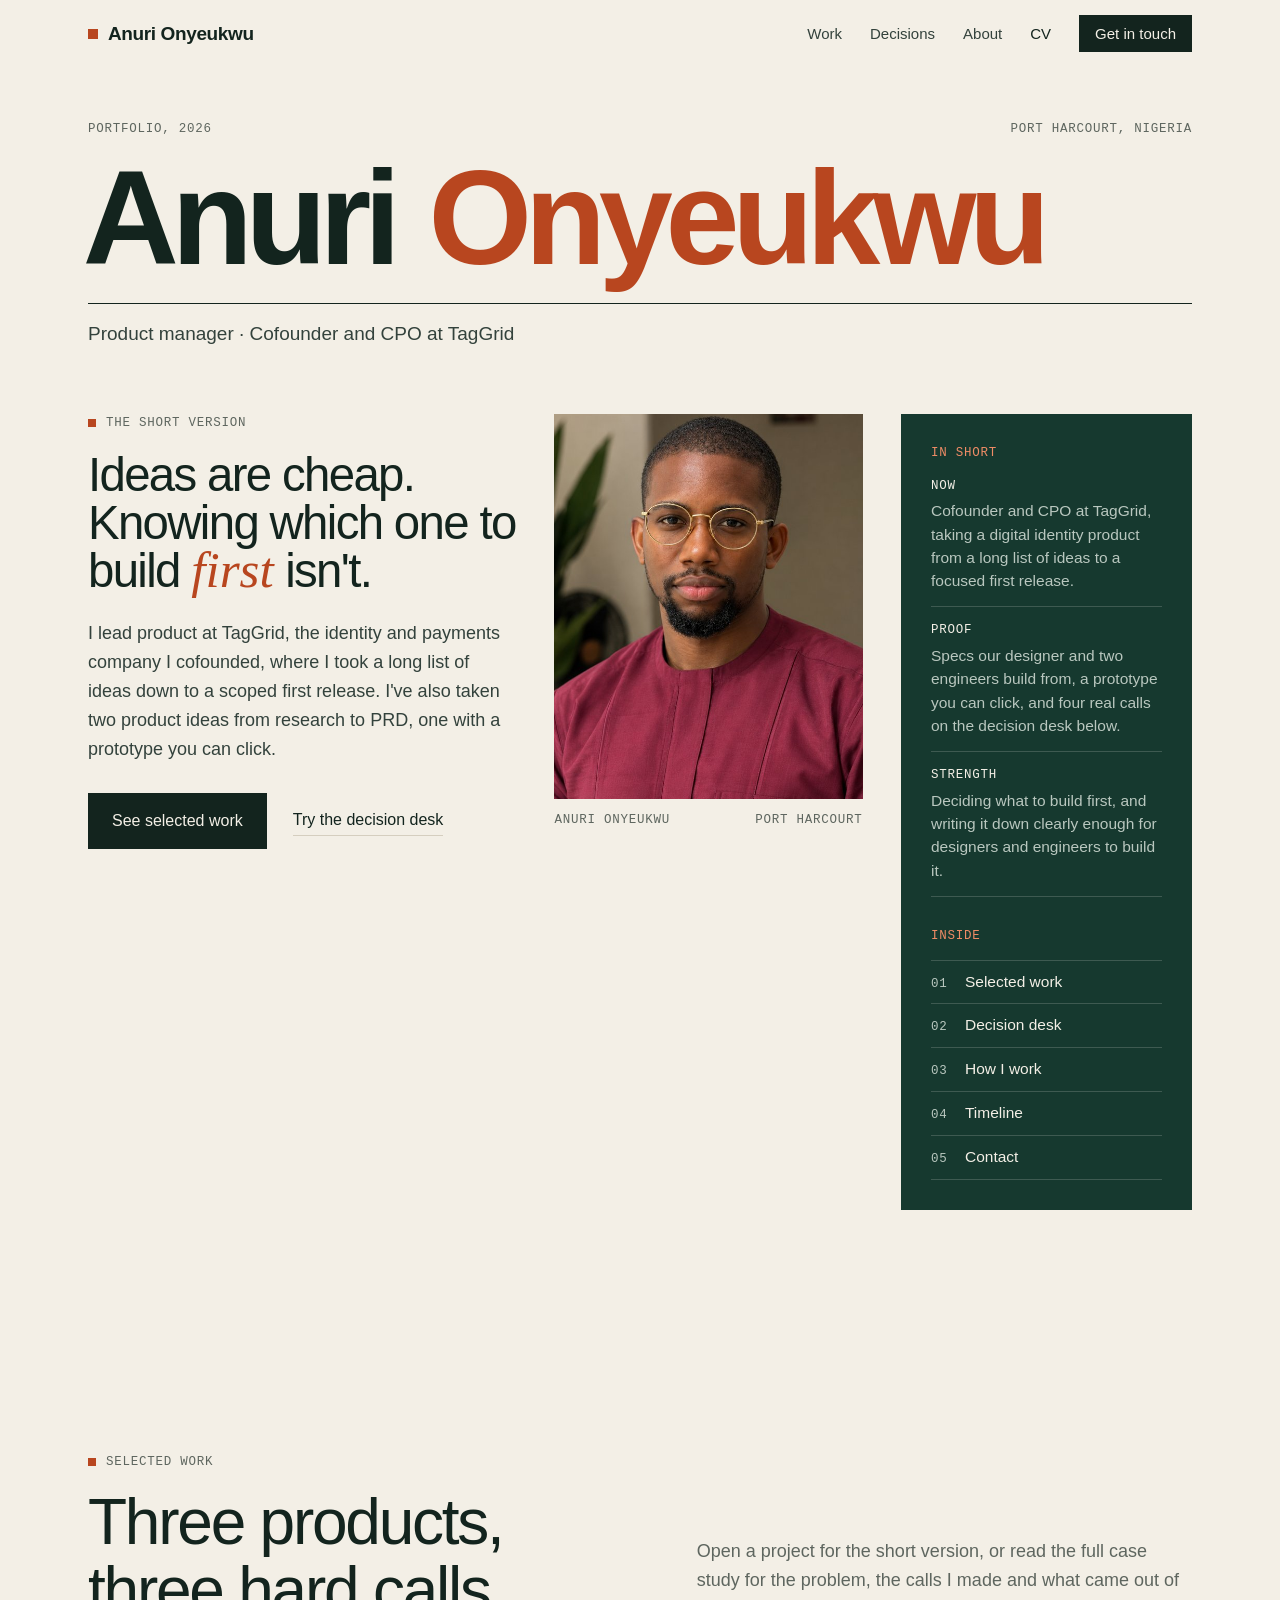
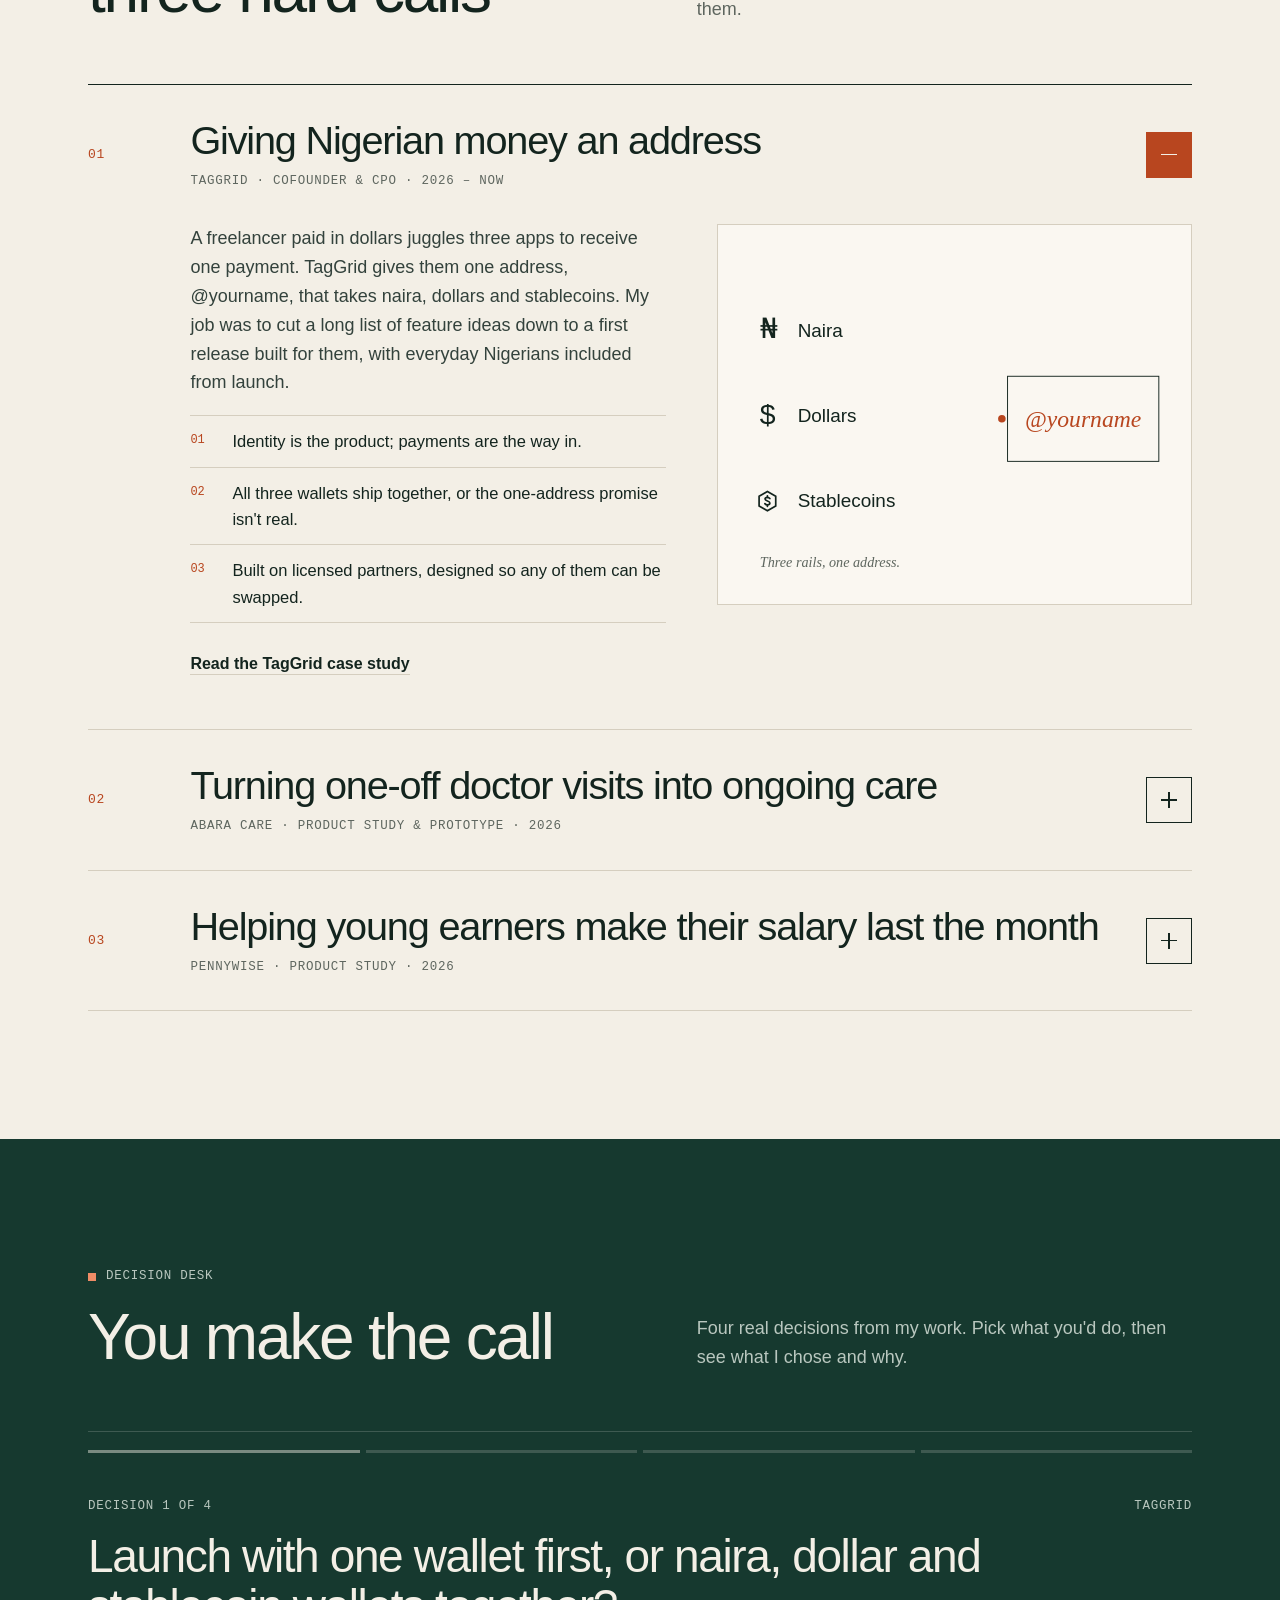
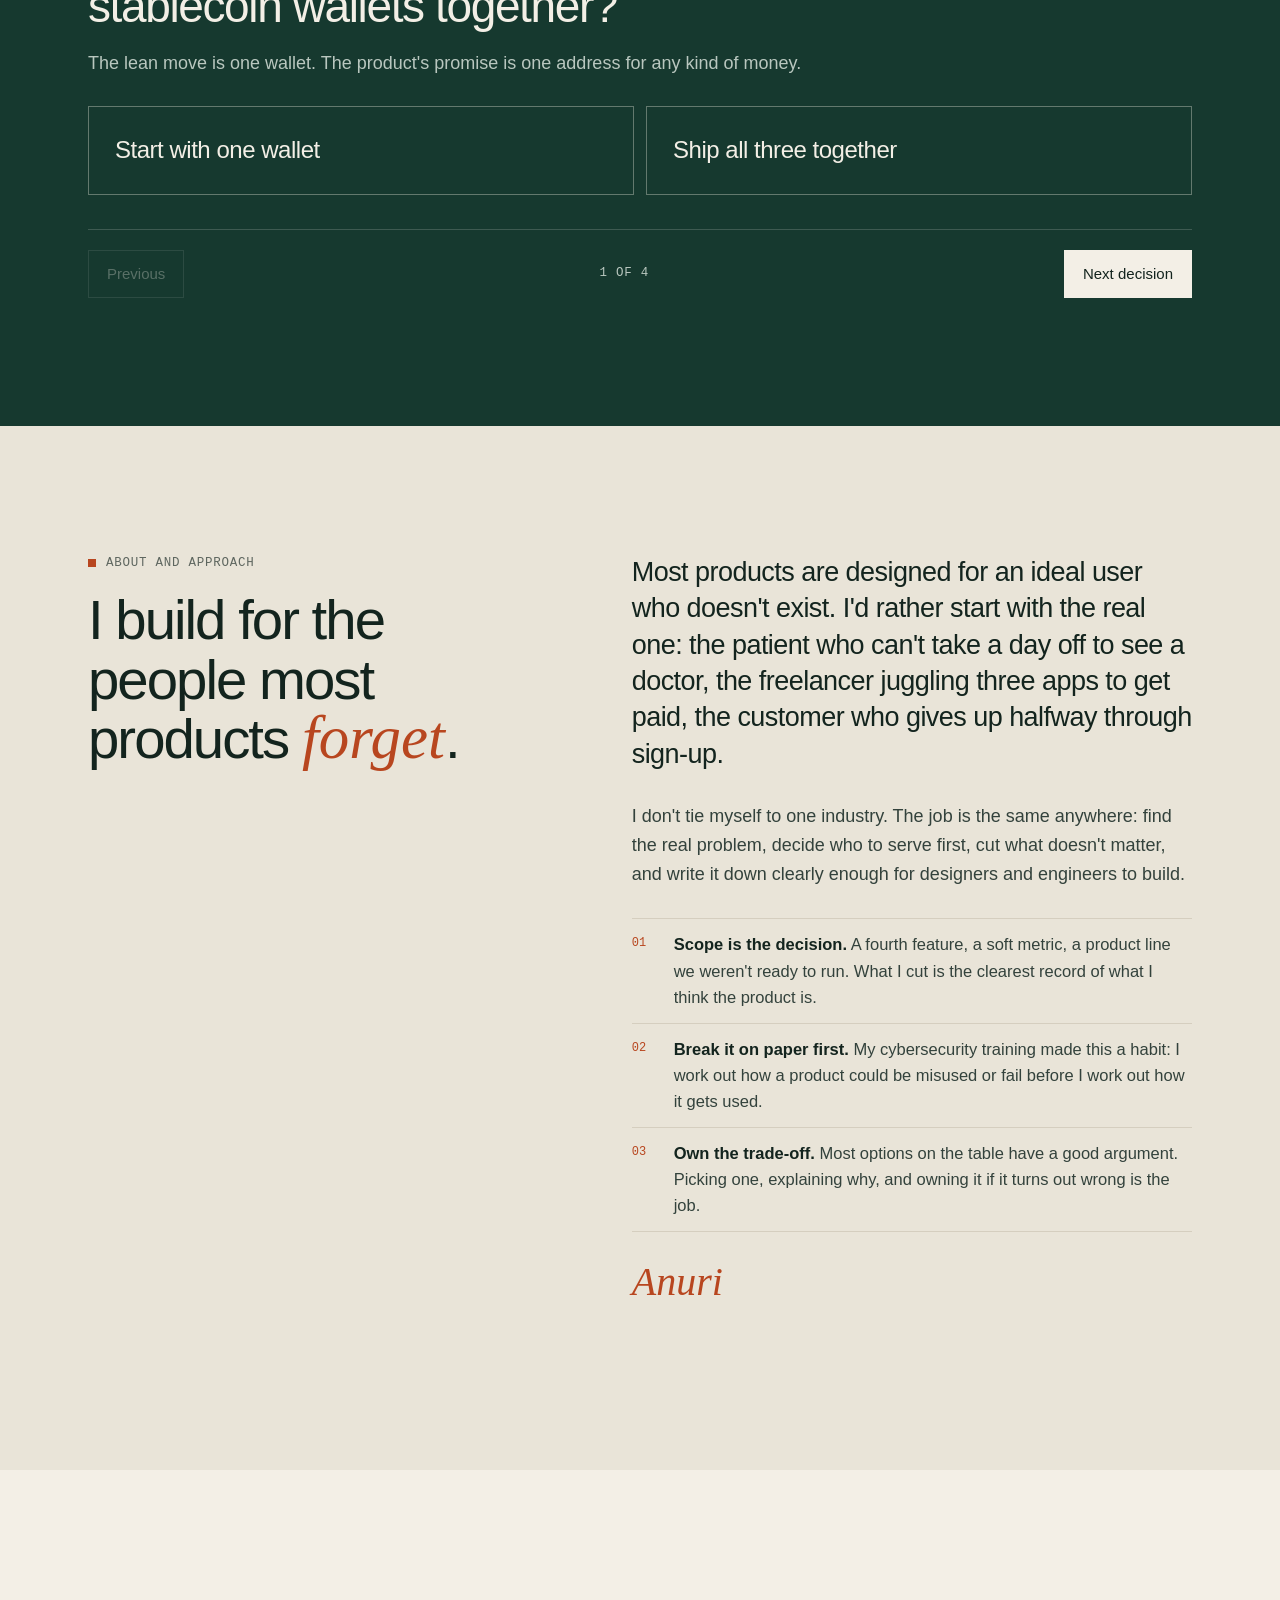
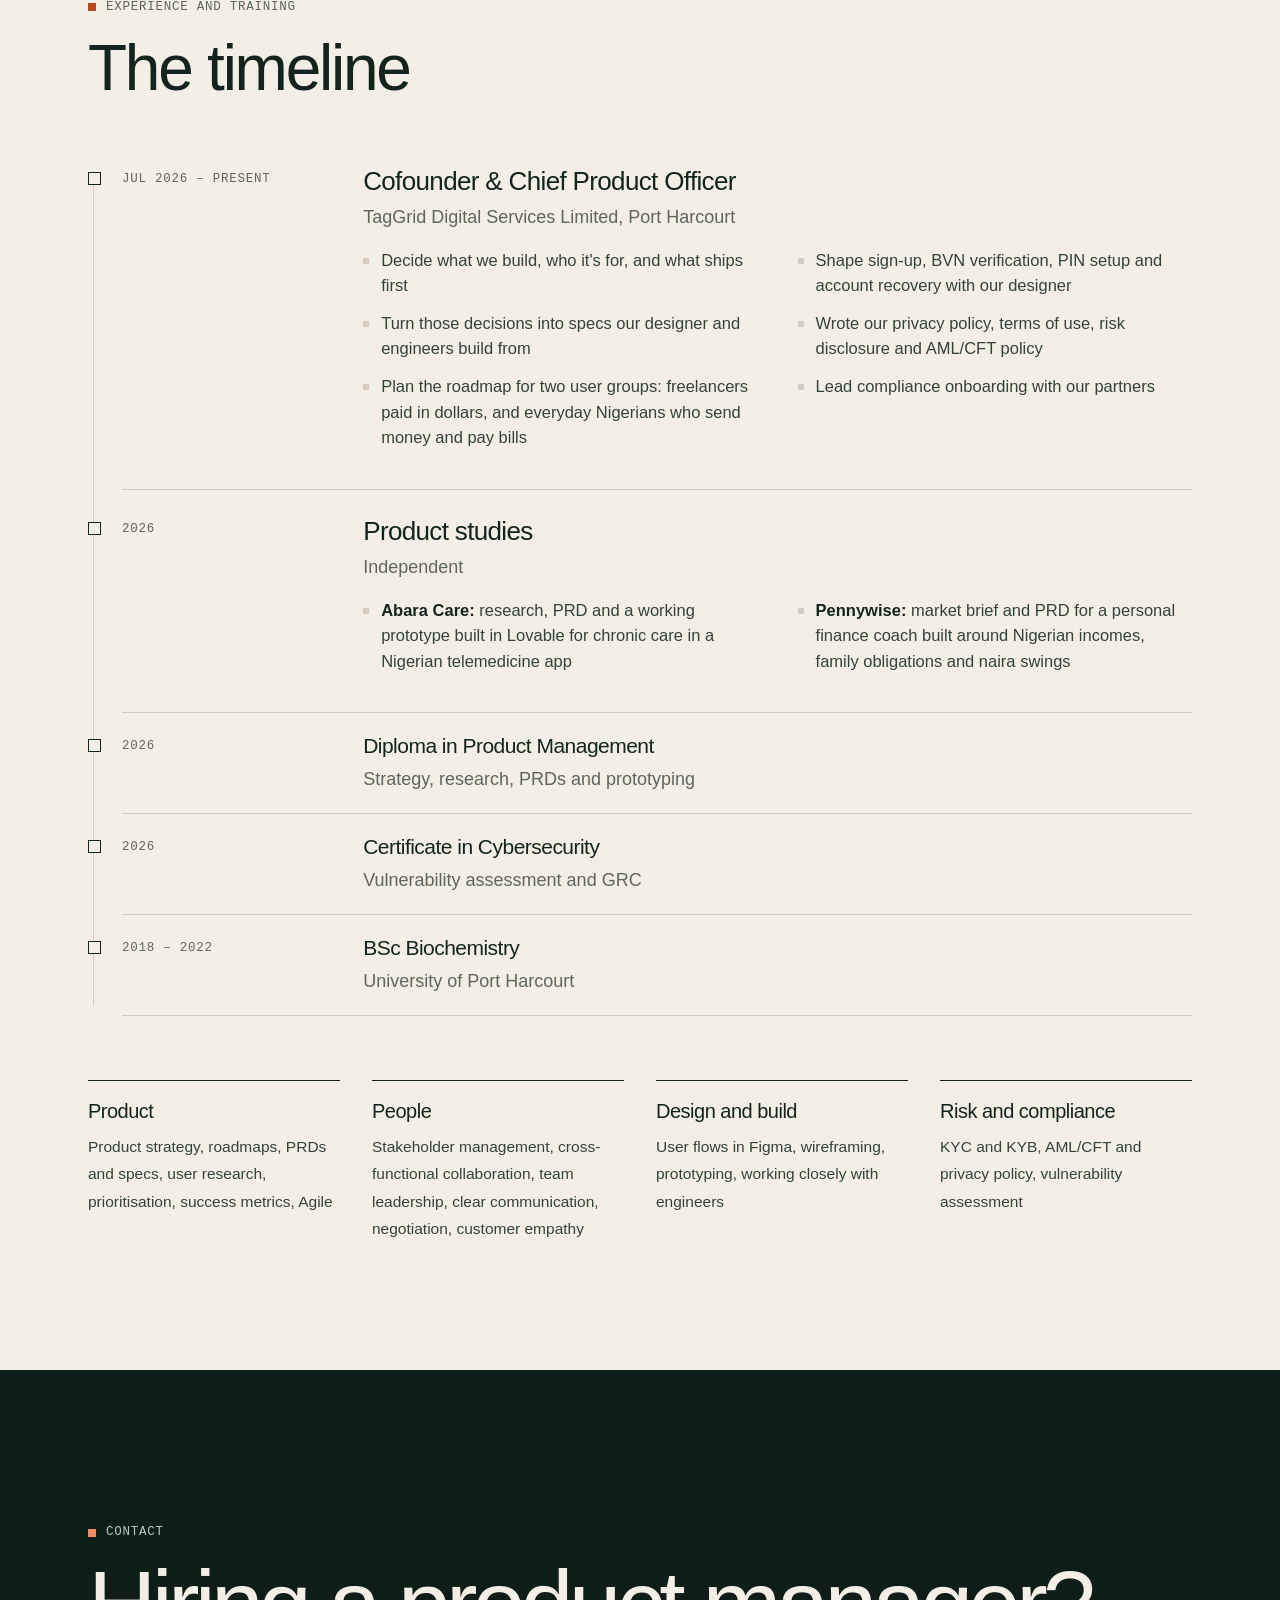
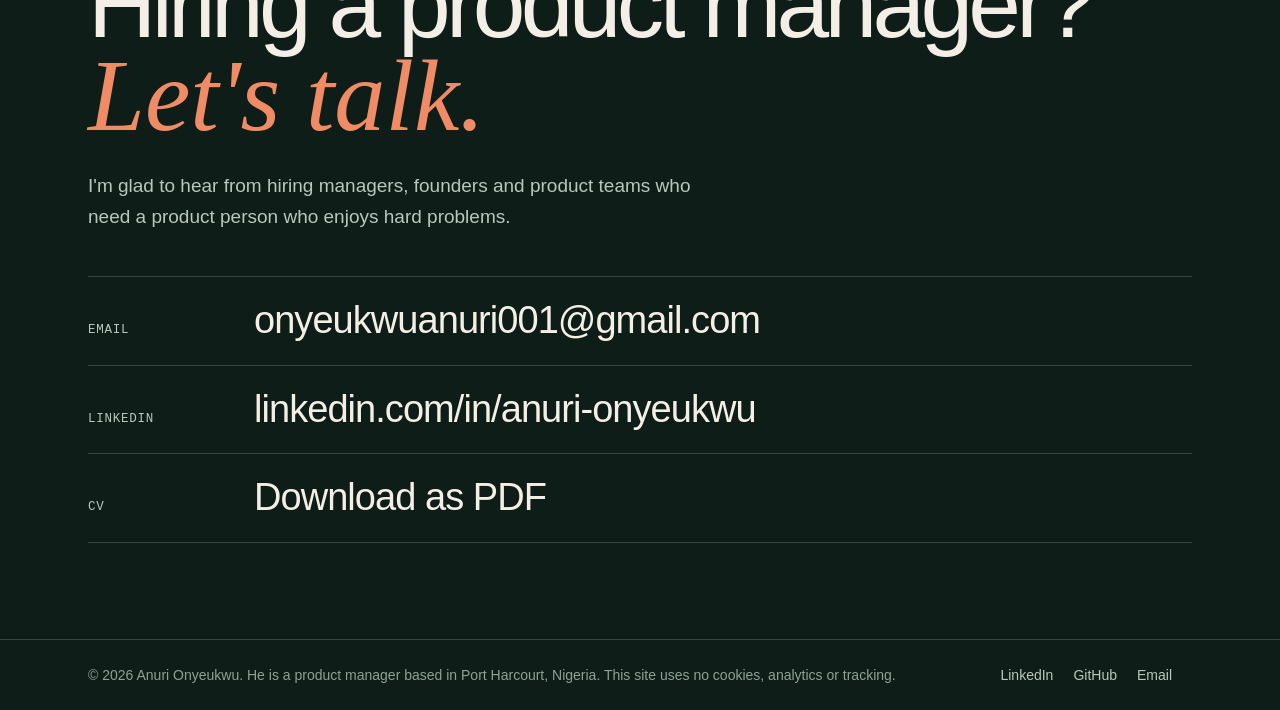
<file: index.html>
<!doctype html>
<html lang="en">
<head>
  <meta charset="utf-8">
  <meta http-equiv="Content-Security-Policy" content="default-src 'self'; script-src 'self'; style-src 'self' 'unsafe-inline' https://fonts.googleapis.com; font-src https://fonts.gstatic.com; img-src 'self' data:; connect-src https://api.github.com; object-src 'none'; base-uri 'self'; form-action 'none'">
  <meta name="referrer" content="strict-origin-when-cross-origin">
  <meta name="viewport" content="width=device-width, initial-scale=1, viewport-fit=cover">
  <title>Anuri Onyeukwu | Product Manager</title>
  <meta name="description" content="Anuri Onyeukwu is a product manager in Port Harcourt, Nigeria. He cofounded TagGrid and leads product there as Chief Product Officer.">
  <meta property="og:title" content="Anuri Onyeukwu | Product Manager">
  <meta property="og:description" content="Product manager and cofounder of TagGrid. His case studies cover identity, payments, personal finance and health.">
  <link rel="canonical" href="https://onyeukwu-a.github.io/">
  <meta property="og:type" content="website">
  <meta property="og:url" content="https://onyeukwu-a.github.io/">
  <meta property="og:site_name" content="Anuri Onyeukwu">
  <meta property="og:image" content="https://onyeukwu-a.github.io/og-image-v4.jpg">
  <meta property="og:image:secure_url" content="https://onyeukwu-a.github.io/og-image-v4.jpg">
  <meta property="og:image:type" content="image/jpeg">
  <meta property="og:image:width" content="1200">
  <meta property="og:image:height" content="630">
  <meta property="og:image:alt" content="Anuri Onyeukwu, Product Manager">
  <meta name="twitter:card" content="summary_large_image">
  <meta name="twitter:title" content="Anuri Onyeukwu | Product Manager">
  <meta name="twitter:description" content="Anuri Onyeukwu is a product manager in Port Harcourt, Nigeria. See his case studies, experience and contact details.">
  <meta name="twitter:image" content="https://onyeukwu-a.github.io/og-image-v4.jpg">
  <meta name="theme-color" content="#F3EFE6">
  <link rel="icon" href="favicon.svg" type="image/svg+xml">
  <link rel="icon" href="favicon-32.png" type="image/png" sizes="32x32">
  <link rel="apple-touch-icon" href="apple-touch-icon.png">
  <script type="application/ld+json">
  {
    "@context": "https://schema.org",
    "@type": "Person",
    "name": "Anuri Onyeukwu",
    "givenName": "Anuri",
    "familyName": "Onyeukwu",
    "gender": "Male",
    "jobTitle": "Product Manager",
    "description": "Anuri Onyeukwu is a product manager based in Port Harcourt, Nigeria. He is the cofounder and Chief Product Officer of TagGrid.",
    "url": "https://onyeukwu-a.github.io/",
    "image": "https://onyeukwu-a.github.io/assets/profile.jpg",
    "email": "mailto:onyeukwuanuri001@gmail.com",
    "address": {"@type": "PostalAddress", "addressLocality": "Port Harcourt", "addressCountry": "NG"},
    "worksFor": {"@type": "Organization", "name": "TagGrid"},
    "sameAs": ["https://www.linkedin.com/in/anuri-onyeukwu", "https://github.com/Onyeukwu-A"]
  }
  </script>
  <link rel="preconnect" href="https://fonts.googleapis.com">
  <link rel="preconnect" href="https://fonts.gstatic.com" crossorigin>
  <link rel="stylesheet" href="https://fonts.googleapis.com/css2?family=Bricolage+Grotesque:opsz,wght@12..96,400;12..96,500;12..96,600&family=Instrument+Sans:ital,wght@0,400;0,500;0,600;1,400&family=Instrument+Serif:ital@0;1&family=JetBrains+Mono:wght@400&display=swap">
  <link rel="stylesheet" href="style.css">
</head>
<body>
<nav class="nav" aria-label="Main">
  <div class="wrap">
    <a class="name" href="#top">Anuri Onyeukwu</a>
    <ul>
      <li><a href="#work">Work</a></li>
      <li class="hide-sm"><a href="#decisions">Decisions</a></li>
      <li class="hide-sm"><a href="#about">About</a></li>
      <li class="hide-sm"><a class="cv" href="assets/Anuri-Onyeukwu-CV.pdf" download="Anuri-Onyeukwu-CV.pdf">CV</a></li>
      <li><a class="nav-cta" href="#contact">Get in touch</a></li>
    </ul>
  </div>
</nav>

<!-- ============ HOME ============ -->
<main data-view="home" id="top">
  <header class="front">
    <div class="wrap">
      <div class="masthead">
        <p class="mh-side">Portfolio, 2026</p>
        <p class="mh-name"><span class="w"><span>Anuri</span></span> <span class="w"><span>Onyeukwu</span></span></p>
        <p class="mh-side right">Port Harcourt, Nigeria</p>
      </div>
      <p class="mh-sub">Product manager · Cofounder and CPO at TagGrid</p>

      <div class="broadsheet">
        <div class="col lead">
          <p class="kicker">The short version</p>
          <h1>Ideas are cheap. Knowing which one to build <em>first</em> isn't.</h1>
          <p class="intro">I lead product at TagGrid, the identity and payments company I cofounded, where I took a long list of ideas down to a scoped first release. I've also taken two product ideas from research to PRD, one with a prototype you can click.</p>
          <div class="actions">
            <a class="btn" href="#work">See selected work</a>
            <a class="link" href="#decisions">Try the decision desk</a>
          </div>
        </div>

        <figure class="col portrait">
          <div class="frame"><img src="assets/profile.jpg" alt="Anuri Onyeukwu in his burgundy kaftan and gold-rimmed glasses" width="640" height="800"></div>
          <figcaption><span>Anuri Onyeukwu</span><span>Port Harcourt</span></figcaption>
        </figure>

        <aside class="col side">
          <h2 class="side-h">In short</h2>
          <dl class="shortlist">
            <div><dt>Now</dt><dd>Cofounder and CPO at TagGrid, taking a digital identity product from a long list of ideas to a focused first release.</dd></div>
            <div><dt>Proof</dt><dd>Specs our designer and two engineers build from, a prototype you can click, and four real calls on the decision desk below.</dd></div>
            <div><dt>Strength</dt><dd>Deciding what to build first, and writing it down clearly enough for designers and engineers to build it.</dd></div>
          </dl>
          <h2 class="side-h">Inside</h2>
          <ol class="toc">
            <li><a href="#work"><span>Selected work</span><i></i><b>01</b></a></li>
            <li><a href="#decisions"><span>Decision desk</span><i></i><b>02</b></a></li>
            <li><a href="#about"><span>How I work</span><i></i><b>03</b></a></li>
            <li><a href="#experience"><span>Timeline</span><i></i><b>04</b></a></li>
            <li><a href="#contact"><span>Contact</span><i></i><b>05</b></a></li>
          </ol>
        </aside>
      </div>
    </div>
  </header>

  <section id="work">
    <div class="wrap">
      <div class="sec-head split">
        <div><span class="count">Selected work</span><h2>Three products, three hard calls</h2></div>
        <p>Open a project for the short version, or read the full case study for the problem, the calls I made and what came out of them.</p>
      </div>
      <div class="index">

        <details class="entry" open>
          <summary>
            <span class="num">01</span>
            <span class="t"><span class="title">Giving Nigerian money an address</span><span class="meta">TagGrid · Cofounder &amp; CPO · 2026 – now</span></span>
            <span class="pm" aria-hidden="true"></span>
          </summary>
          <div class="entry-body">
            <div>
              <p>A freelancer paid in dollars juggles three apps to receive one payment. TagGrid gives them one address, @yourname, that takes naira, dollars and stablecoins. My job was to cut a long list of feature ideas down to a first release built for them, with everyday Nigerians included from launch.</p>
              <ul class="takeaways">
                <li>Identity is the product; payments are the way in.</li>
                <li>All three wallets ship together, or the one-address promise isn't real.</li>
                <li>Built on licensed partners, designed so any of them can be swapped.</li>
              </ul>
              <a class="more" href="#/taggrid">Read the TagGrid case study</a>
            </div>
            <div class="visual">
            <svg viewBox="0 0 500 400" role="img" aria-label="Naira, dollars and stablecoins all arriving at one @yourname handle">
              <g font-family="Bricolage Grotesque, Arial, sans-serif" fill="#13241E">
                <text x="44" y="120" font-size="30">₦</text><text x="84" y="118" font-size="20">Naira</text>
                <text x="44" y="210" font-size="30">$</text><text x="84" y="208" font-size="20">Dollars</text>
                <g transform="translate(40 280)" fill="none" stroke="#13241E" stroke-width="1.8" stroke-linecap="round"><path d="M12 1.8 20.8 6.9v10.2L12 22.2 3.2 17.1V6.9Z"/><path d="M14.6 9.3c-.6-.8-1.5-1.3-2.6-1.3-1.4 0-2.5.8-2.5 1.9 0 2.6 5.1 1.5 5.1 4.2 0 1.1-1.1 1.9-2.6 1.9-1.1 0-2.1-.5-2.7-1.3"/><path d="M12 6.4V8M12 16v1.6"/></g>
                <text x="84" y="298" font-size="20">Stablecoins</text>
              </g>
              <g class="draw" fill="none" stroke="#13241E" stroke-width="1.2"><path d="M200 112 C 260 112, 260 205, 300 205"/><path d="M200 202 H 300"/><path d="M220 292 C 260 292, 260 205, 300 205"/></g>
              <circle cx="300" cy="205" r="4" fill="#B8461F"/>
              <rect x="306" y="160" width="160" height="90" fill="#FAF7F1" stroke="#13241E"/>
              <text x="386" y="214" text-anchor="middle" font-family="Instrument Serif, Georgia, serif" font-style="italic" font-size="25" fill="#B8461F">@yourname</text>
              <text x="44" y="362" font-family="Instrument Serif, Georgia, serif" font-style="italic" font-size="15" fill="#5E665F">Three rails, one address.</text>
            </svg>
          </div>
          </div>
        </details>

        <details class="entry">
          <summary>
            <span class="num">02</span>
            <span class="t"><span class="title">Turning one-off doctor visits into ongoing care</span><span class="meta">Abara Care · Product study &amp; prototype · 2026</span></span>
            <span class="pm" aria-hidden="true"></span>
          </summary>
          <div class="entry-body">
            <div>
              <p>Mama Chidinma is 52, sells provisions in Enugu and has high blood pressure, but she can't close her stall for half a day to see a doctor. In the brief I worked from, a telemedicine app kept only 14% of users after 30 days, because it offered one-off consultations. I wrote the PRD and built a working prototype around a doctor who follows up.</p>
              <ul class="takeaways">
                <li>Three features as one loop: care plan, check-ins, same doctor. The health-tips feed was cut.</li>
                <li>A licensed doctor makes every clinical decision; the app only summarises and nudges.</li>
                <li>Target: 30-day retention from 14% to 30% or more, with a guardrail on muted reminders.</li>
              </ul>
              <p class="entry-links"><a class="more" href="https://abara-health-flow.lovable.app" target="_blank" rel="noopener">Try the prototype</a><a class="more" href="#/abara">Read the Abara Care case study</a></p>
            </div>
            <div class="visual peek">
            <div class="phone" role="img" aria-label="The prototype's home screen for Mama Chidinma, showing her latest blood pressure reading and medication">
              <div><div class="hi">Good morning,</div><div class="who">Mama Chidinma</div></div>
              <div class="card">Your latest reading<div class="bp">132/82 <small>mmHg</small></div><span class="tag">A bit high, keep logging</span><div style="margin-top:4px">Target: below 130/80</div></div>
              <div class="card"><span class="strong">Time to check in</span><br>You haven't logged your BP in 3 days.<span class="cta">Log a reading</span></div>
              <div class="card"><span class="strong">Amlodipine 5mg</span><br>Take 1 tablet today</div>
              <div class="nav4"><b>Home</b><span>Care Plan</span><span>Log</span><span>Doctor</span></div>
            </div>
          </div>
          </div>
        </details>

        <details class="entry">
          <summary>
            <span class="num">03</span>
            <span class="t"><span class="title">Helping young earners make their salary last the month</span><span class="meta">Pennywise · Product study · 2026</span></span>
            <span class="pm" aria-hidden="true"></span>
          </summary>
          <div class="entry-body">
            <div>
              <p>Amaka takes home ₦195,000 in Lagos. Rent, money for her mother and a loan repayment come out first, so nearly half her salary is gone before the month starts. I wrote the market brief and PRD for a money coach built around incomes like hers, using Nigerian survey and inflation data.</p>
              <ul class="takeaways">
                <li>Sits on top of the savings and banking apps people already use.</li>
                <li>Keeps coaching clear of regulated investment advice.</li>
                <li>Safety metric: every flagged conversation answered within 24 hours.</li>
              </ul>
              <a class="more" href="#/pennywise">Read the Pennywise case study</a>
            </div>
            <div class="visual">
            <svg viewBox="0 0 500 400" role="img" aria-label="Amaka's month: ₦195,000 income, with rent, family support and a loan repayment taken out first">
              <g font-family="Bricolage Grotesque, Arial, sans-serif">
                <text x="44" y="78" font-size="15" font-style="italic" fill="#5E665F">From the PRD: the persona's month</text>
                <text x="44" y="126" font-size="40" fill="#13241E">₦195,000</text>
                <text x="44" y="152" font-size="16" fill="#33423C" font-family="Instrument Sans, Arial, sans-serif">Amaka's take-home pay, Lagos</text>
              </g>
              <g class="grow">
                <rect x="44" y="190" width="116" height="34" fill="#B8461F"/>
                <rect x="160" y="190" width="42" height="34" fill="#13241E"/>
                <rect x="202" y="190" width="32" height="34" fill="#8A918B"/>
                <rect x="234" y="190" width="222" height="34" fill="none" stroke="#13241E"/>
              </g>
              <g font-family="Instrument Sans, Arial, sans-serif" font-size="14" fill="#33423C">
                <rect x="44" y="258" width="12" height="12" fill="#B8461F"/><text x="64" y="269">Rent</text><text x="456" y="269" text-anchor="end">₦55,000</text>
                <rect x="44" y="286" width="12" height="12" fill="#13241E"/><text x="64" y="297">Sent to her mother</text><text x="456" y="297" text-anchor="end">₦20,000</text>
                <rect x="44" y="314" width="12" height="12" fill="#8A918B"/><text x="64" y="325">Loan repayment</text><text x="456" y="325" text-anchor="end">₦15,000</text>
                <rect x="44" y="342" width="12" height="12" fill="none" stroke="#13241E"/><text x="64" y="353">Everything else</text><text x="456" y="353" text-anchor="end">₦105,000</text>
              </g>
            </svg>
          </div>
          </div>
        </details>

      </div>
    </div>
  </section>

  <section id="decisions" class="desk">
    <div class="wrap">
      <div class="sec-head split">
        <div><span class="count">Decision desk</span><h2>You make the call</h2></div>
        <p>Four real decisions from my work. Pick what you'd do, then see what I chose and why.</p>
      </div>

      <div class="desk-board" data-desk>
        <article class="dq">
          <p class="dq-meta"><span>Decision 1 of 4</span><span>TagGrid</span></p>
          <h3>Launch with one wallet first, or naira, dollar and stablecoin wallets together?</h3>
          <p class="dq-ctx">The lean move is one wallet. The product's promise is one address for any kind of money.</p>
          <div class="opts">
            <button type="button" data-pick="a">Start with one wallet</button>
            <button type="button" data-pick="b">Ship all three together</button>
          </div>
          <div class="reveal" data-answer="b">
            <p class="verdict"><span class="match"></span>My call: ship all three together.</p>
            <p>If a Tag only receives naira, it's just another account number with a nickname. The address claim only holds if the same Tag takes naira, dollars and stablecoins.</p>
          </div>
        </article>

        <article class="dq">
          <p class="dq-meta"><span>Decision 2 of 4</span><span>TagGrid</span></p>
          <h3>Build the payments infrastructure ourselves, or run it on licensed partners?</h3>
          <p class="dq-ctx">A young company, a regulated industry, and a small team.</p>
          <div class="opts">
            <button type="button" data-pick="a">Build our own</button>
            <button type="button" data-pick="b">Use licensed partners</button>
          </div>
          <div class="reveal" data-answer="b">
            <p class="verdict"><span class="match"></span>My call: licensed partners, with one condition.</p>
            <p>Custody, transfers and cards run through licensed institutions. The directory that maps each Tag to an account stays in our own database, so a provider can change without moving a single user.</p>
          </div>
        </article>

        <article class="dq">
          <p class="dq-meta"><span>Decision 3 of 4</span><span>Abara Care</span></p>
          <h3>Retention is at 14%. Add a health-tips feed to bring people back?</h3>
          <p class="dq-ctx">A tips feed was on the table, and it's cheap to build.</p>
          <div class="opts">
            <button type="button" data-pick="a">Add the feed</button>
            <button type="button" data-pick="b">Cut it</button>
          </div>
          <div class="reveal" data-answer="b">
            <p class="verdict"><span class="match"></span>My call: cut it.</p>
            <p>People were leaving because the app stopped feeling relevant to them, and content doesn't fix that. A care plan, regular check-ins and the same doctor every time give them a reason to come back.</p>
          </div>
        </article>

        <article class="dq">
          <p class="dq-meta"><span>Decision 4 of 4</span><span>Pennywise</span></p>
          <h3>Measure success by how confident users say they feel about money?</h3>
          <p class="dq-ctx">Self-reported financial confidence was already on the metrics list.</p>
          <div class="opts">
            <button type="button" data-pick="a">Keep the survey metric</button>
            <button type="button" data-pick="b">Track real behaviour</button>
          </div>
          <div class="reveal" data-answer="b">
            <p class="verdict"><span class="match"></span>My call: track real behaviour, and add a safety metric.</p>
            <p>I replaced the survey with behaviour change measured in real transactions. Then I added a promise: any conversation flagged for human review gets a response within 24 hours, every time.</p>
          </div>
        </article>

        <div class="desk-nav">
          <button type="button" data-step="-1">Previous</button>
          <span class="desk-count" aria-live="polite"></span>
          <button type="button" data-step="1">Next decision</button>
        </div>
      </div>
    </div>
  </section>

  <section class="alt" id="about">
    <div class="wrap about">
      <div><span class="count">About and approach</span><h2>I build for the people most products <em>forget</em>.</h2></div>
      <div class="copy">
        <p>Most products are designed for an ideal user who doesn't exist. I'd rather start with the real one: the patient who can't take a day off to see a doctor, the freelancer juggling three apps to get paid, the customer who gives up halfway through sign-up.</p>
        <p>I don't tie myself to one industry. The job is the same anywhere: find the real problem, decide who to serve first, cut what doesn't matter, and write it down clearly enough for designers and engineers to build.</p>
        <ul class="takeaways">
          <li><b>Scope is the decision.</b> A fourth feature, a soft metric, a product line we weren't ready to run. What I cut is the clearest record of what I think the product is.</li>
          <li><b>Break it on paper first.</b> My cybersecurity training made this a habit: I work out how a product could be misused or fail before I work out how it gets used.</li>
          <li><b>Own the trade-off.</b> Most options on the table have a good argument. Picking one, explaining why, and owning it if it turns out wrong is the job.</li>
        </ul>
        <p class="sign">Anuri</p>
      </div>
    </div>
  </section>

  <section id="experience">
    <div class="wrap">
      <div class="sec-head">
        <span class="count">Experience and training</span><h2>The timeline</h2>
      </div>
      <ol class="timeline">
        <li>
          <p class="when">Jul 2026 – present</p>
          <div>
            <h3>Cofounder &amp; Chief Product Officer</h3>
            <p class="org">TagGrid Digital Services Limited, Port Harcourt</p>
            <ul>
              <li>Decide what we build, who it's for, and what ships first</li>
              <li>Turn those decisions into specs our designer and engineers build from</li>
              <li>Plan the roadmap for two user groups: freelancers paid in dollars, and everyday Nigerians who send money and pay bills</li>
              <li>Shape sign-up, BVN verification, PIN setup and account recovery with our designer</li>
              <li>Wrote our privacy policy, terms of use, risk disclosure and AML/CFT policy</li>
              <li>Lead compliance onboarding with our partners</li>
            </ul>
          </div>
        </li>
        <li>
          <p class="when">2026</p>
          <div>
            <h3>Product studies</h3>
            <p class="org">Independent</p>
            <ul>
              <li><b>Abara Care:</b> research, PRD and a working prototype built in Lovable for chronic care in a Nigerian telemedicine app</li>
              <li><b>Pennywise:</b> market brief and PRD for a personal finance coach built around Nigerian incomes, family obligations and naira swings</li>
            </ul>
          </div>
        </li>
        <li class="edu-item">
          <p class="when">2026</p>
          <div><h3>Diploma in Product Management</h3><p class="org">Strategy, research, PRDs and prototyping</p></div>
        </li>
        <li class="edu-item">
          <p class="when">2026</p>
          <div><h3>Certificate in Cybersecurity</h3><p class="org">Vulnerability assessment and GRC</p></div>
        </li>
        <li class="edu-item">
          <p class="when">2018 – 2022</p>
          <div><h3>BSc Biochemistry</h3><p class="org">University of Port Harcourt</p></div>
        </li>
      </ol>

      <div class="skills">
        <div><h3>Product</h3><p>Product strategy, roadmaps, PRDs and specs, user research, prioritisation, success metrics, Agile</p></div>
        <div><h3>People</h3><p>Stakeholder management, cross-functional collaboration, team leadership, clear communication, negotiation, customer empathy</p></div>
        <div><h3>Design and build</h3><p>User flows in Figma, wireframing, prototyping, working closely with engineers</p></div>
        <div><h3>Risk and compliance</h3><p>KYC and KYB, AML/CFT and privacy policy, vulnerability assessment</p></div>
      </div>
    </div>
  </section>

  <section class="contact" id="contact">
    <div class="wrap">
      <p class="kicker">Contact</p>
      <h2>Hiring a product manager? <em>Let's talk.</em></h2>
      <p>I'm glad to hear from hiring managers, founders and product teams who need a product person who enjoys hard problems.</p>
      <div class="ways">
        <a href="mailto:onyeukwuanuri001@gmail.com"><span>Email</span><b>onyeukwuanuri001@gmail.com</b></a>
        <a href="https://www.linkedin.com/in/anuri-onyeukwu" target="_blank" rel="noopener"><span>LinkedIn</span><b>linkedin.com/in/anuri-onyeukwu</b></a>
        <a href="assets/Anuri-Onyeukwu-CV.pdf" download="Anuri-Onyeukwu-CV.pdf"><span>CV</span><b>Download as PDF</b></a>
      </div>
    </div>
  </section>
</main>

<!-- ============ TAGGRID ============ -->
<main data-view="taggrid" hidden>
  <header class="cs-hero">
    <div class="wrap">
      <a class="back" href="#work">Back to all work</a>
      <h1>TagGrid</h1>
      <p class="lede">A digital identity platform for Nigeria. Claim @yourname, and people can find you, verify you and pay you with it, in naira, dollars or stablecoins.</p>
      <dl class="cs-meta">
        <div><dt>Role</dt><dd>Cofounder &amp; CPO</dd></div>
        <div><dt>Timeframe</dt><dd>2026 – present</dd></div>
        <div><dt>Market</dt><dd>Nigeria</dd></div>
        <div><dt>I owned</dt><dd>Strategy, scope, compliance, partners</dd></div>
      </dl>
      <figure class="cs-art">
        <svg viewBox="0 0 1200 380" role="img" aria-label="Naira, dollars and stablecoins all reach one @yourname handle">
          <text x="60" y="64" font-family="Instrument Serif, Georgia, serif" font-style="italic" font-size="20" fill="#5E665F">Three rails, one address</text>
          <g font-family="Bricolage Grotesque, Arial, sans-serif" fill="#13241E">
            <text x="60" y="140" font-size="34">₦</text><text x="110" y="126" font-size="26">Naira</text><text x="110" y="150" font-size="15" font-family="Instrument Sans, Arial, sans-serif" fill="#5E665F">Bank transfer from home</text>
            <text x="60" y="228" font-size="34">$</text><text x="110" y="214" font-size="26">Dollars</text><text x="110" y="238" font-size="15" font-family="Instrument Sans, Arial, sans-serif" fill="#5E665F">Payment from a client abroad</text>
            <g transform="translate(58 290)" fill="none" stroke="#13241E" stroke-width="1.8" stroke-linecap="round"><path d="M12 1.8 20.8 6.9v10.2L12 22.2 3.2 17.1V6.9Z"/><path d="M14.6 9.3c-.6-.8-1.5-1.3-2.6-1.3-1.4 0-2.5.8-2.5 1.9 0 2.6 5.1 1.5 5.1 4.2 0 1.1-1.1 1.9-2.6 1.9-1.1 0-2.1-.5-2.7-1.3"/><path d="M12 6.4V8M12 16v1.6"/></g>
            <text x="110" y="302" font-size="26">Stablecoins</text><text x="110" y="326" font-size="15" font-family="Instrument Sans, Arial, sans-serif" fill="#5E665F">When it clears faster than a wire</text>
          </g>
          <g class="draw" fill="none" stroke="#13241E" stroke-width="1.3"><path d="M390 132 C 520 132, 540 220, 680 220"/><path d="M390 220 H 680"/><path d="M390 308 C 520 308, 540 220, 680 220"/></g>
          <circle cx="680" cy="220" r="5" fill="#B8461F"/>
          <rect x="700" y="130" width="440" height="180" fill="#F3EFE6" stroke="#13241E"/>
          <text x="740" y="220" font-family="Instrument Serif, Georgia, serif" font-style="italic" font-size="50" fill="#B8461F">@yourname</text>
          <text x="740" y="262" font-family="Bricolage Grotesque, Arial, sans-serif" font-size="21" fill="#13241E">One name. Any rail.</text>
          <text x="740" y="288" font-family="Instrument Sans, Arial, sans-serif" font-size="15" fill="#5E665F">Find, verify and pay, with one handle.</text>
        </svg>
      </figure>
    </div>
  </header>
  <div class="wrap cs-body">
    <aside class="cs-side">
      <div class="decisions">
        <h2>Decisions that mattered</h2>
        <ol>
          <li>Identity is the product; payments are the way in.</li>
          <li>Lead with one user, launch for two: freelancers paid in dollars, and everyday Nigerians.</li>
          <li>Ship all three wallets together, or the address claim isn't real.</li>
          <li>Build on licensed partners, and design so any of them can be swapped.</li>
          <li>Build compliance into the product from the start.</li>
        </ol>
      </div>
    </aside>
    <article class="prose">
      <aside class="brief" aria-label="In brief"><p class="kicker">In brief</p><dl><div><dt>Problem</dt><dd>A long list of feature ideas, and a wallet market already crowded with better-funded apps.</dd></div><div><dt>My role</dt><dd>Cofounder and CPO: strategy, scope, compliance and partners.</dd></div><div><dt>What I did</dt><dd>Made identity the product, chose the first user, scoped the first release and wrote the compliance suite.</dd></div></dl></aside>
      <p class="opener">If you earn from abroad in Nigeria, getting paid means a bank app, a dollar account and a crypto exchange, and moving money between them by hand.</p>
      <h2>Context</h2>
      <p>TagGrid started as a long document listing every feature the product could ever have: wallets, cards, bills, savings, investments, crypto, a merchant layer, an identity layer. All of it was reasonable, and together it was far more than one team could build.</p>
      <p>I came in as the product cofounder with one job: turn that into something we could build, launch and defend.</p>
      <h2>The problem</h2>
      <p>Nigeria has more wallet apps than anyone can name, and they compete on the same thing: moving naira between banks slightly faster or slightly cheaper than the next one. Entering that fight with less money than the incumbents was not a strategy.</p>
      <p>But underneath the feature list was an idea nobody in the market owned. Nigerian money has no address. You receive money by reading a ten-digit account number aloud on WhatsApp. Earn in dollars, and you do that across three different apps.</p>
      <blockquote>Account numbers move money. <b>Addresses build networks.</b></blockquote>
      <h2>What I decided</h2>
      <p><strong>Identity is the product.</strong> I sorted every feature into three layers and deferred anything that didn't make the Tag more useful to know.</p>
      <div class="layers">
        <div class="layer"><b>Intelligence</b><span>Verified income history, insight, merchant identity. What becomes possible once the first two layers have run for a while.</span></div>
        <div class="layer"><b>Value exchange</b><span>Naira, dollar and stablecoin wallets, conversion, cards, bills, the ledger. The providers underneath are replaceable by design.</span></div>
        <div class="layer core"><b>Identity</b><span>The Tag, KYC and KYB, the directory that maps a name to an account. Never outsourced. This is the company.</span></div>
      </div>
      <figure class="scope" data-scope>
        <figcaption>
          <span class="kicker">From the working docs: the wish list, sorted</span>
          <button type="button" class="scope-btn" data-scope-toggle aria-pressed="false">Show only the first release</button>
        </figcaption>
        <div class="scope-grid">
          <div><h3>Identity</h3><p class="note">Never outsourced</p><ul><li>@Tag handle</li><li>KYC and KYB</li><li>Name-to-account directory</li></ul></div>
          <div><h3>Value exchange</h3><p class="note">Built on licensed partners</p><ul><li>Naira wallet</li><li>Dollar wallet</li><li>Stablecoin wallet</li><li>Conversion</li><li>Cards</li><li>Bills</li></ul></div>
          <div><h3>Later</h3><p class="note">Waits until the first two layers have run</p><ul><li class="later">Verified income history</li><li class="later">Insights</li><li class="later">Merchant identity</li><li class="later">Savings</li><li class="later">Investments</li></ul></div>
        </div>
      </figure>
      <p><strong>Lead with one user, launch for two.</strong> The first user we design around is the Nigerian freelancer or remote worker earning in dollars and living in naira. They feel the pain most sharply, and every foreign client who pays them sees the product work. Everyday Nigerians who send money and pay bills come in from launch too.</p>
      <p><strong>Ship the wallets together.</strong> The obvious lean move was one wallet first. I argued the opposite. If a Tag only receives naira, it's just another account number with a nickname. The claim only holds if the same address takes naira, dollars and stablecoins.</p>
      <p><strong>Build on partners, and design to switch.</strong> Custody, transfers and cards run through licensed financial institutions. I compared providers on their fees rather than their feature lists, and kept the Tag-to-account directory in our own database, so a provider can change without moving a single user.</p>
      <p><strong>Compliance from the start.</strong> I wrote the AML/CFT policy, privacy policy, terms of use and risk disclosure early, and built KYC and KYB into onboarding. A payments product is an attack surface, and I'd rather specify fraud controls up front than retrofit them after the first incident.</p>
      <h2>What I produced</h2>
      <ul>
        <li>Product strategy and positioning</li>
        <li>Vision and roadmap with gated milestones and a KPI framework</li>
        <li>First-release scope</li>
        <li>Sign-up, KYC and account recovery flows in Figma</li>
        <li>Legal and compliance suite: AML/CFT, privacy, terms of use, risk disclosure, acceptable use</li>
        <li>Financial and accounting system specification</li>
        <li>Partner evaluation and due diligence framework</li>
      </ul>
      <h2>What I'd do differently</h2>
      <p>I spent too long on breadth before forcing the first-user decision. The three-layer model was useful, but it was also a way of keeping every feature alive under a tidier heading. Choosing who to build for first is what moved the product, and I should have made that call sooner.</p>
      <div class="nextcase"><a class="back" href="#work">Back to all work</a><a href="#/abara"><small>Next case study</small><span class="big">Abara Care</span></a></div>
    </article>
  </div>
</main>

<!-- ============ ABARA ============ -->
<main data-view="abara" hidden>
  <header class="cs-hero">
    <div class="wrap">
      <a class="back" href="#work">Back to all work</a>
      <h1>Abara Care</h1>
      <p class="lede">The chronic-care feature of a Nigerian telemedicine app: research, a PRD and a working prototype, built to turn a one-off consultation into a doctor who follows up.</p>
      <dl class="cs-meta">
        <div><dt>Type</dt><dd>Product study + prototype</dd></div>
        <div><dt>Year</dt><dd>2026</dd></div>
        <div><dt>Output</dt><dd>Research, PRD, prototype, build log</dd></div>
        <div><dt>Prototype</dt><dd><a class="link" href="https://abara-health-flow.lovable.app" target="_blank" rel="noopener">Try it</a></dd></div>
      </dl>
    </div>
  </header>
  <div class="wrap cs-body">
    <aside class="cs-side">
      <div class="decisions">
        <h2>Decisions that mattered</h2>
        <ol>
          <li>Re-diagnose it: retention was a continuity problem.</li>
          <li>Build for Mama Chidinma, 52, a market trader in Enugu with high blood pressure.</li>
          <li>Three features as one loop, and cut the fourth.</li>
          <li>Smart features support the relationship; a licensed doctor makes every clinical decision.</li>
          <li>Measure whether people come back, with a guardrail against spammy nudges.</li>
        </ol>
      </div>
    </aside>
    <article class="prose">
      <aside class="brief" aria-label="In brief"><p class="kicker">In brief</p><dl><div><dt>Problem</dt><dd>30-day retention stuck at 14% in a Nigerian telemedicine app.</dd></div><div><dt>My role</dt><dd>Product study: research, PRD and a working prototype.</dd></div><div><dt>What I did</dt><dd>Reframed it as a continuity problem and designed a three-part care loop around one doctor.</dd></div><div><dt>Target</dt><dd>30-day retention from 14% to 30% or more within two quarters.</dd></div></dl></aside>
      <p class="opener">Mama Chidinma can't close her stall for half a day to queue at a hospital, so she waits until it's a crisis.</p>
      <h2>Context</h2>
      <p>The brief described Abara, a Nigerian telemedicine app whose founder wanted it to feel like "a family doctor, not an emergency room," and whose 30-day retention sat at 14 percent. I researched the problem, wrote the PRD and built a working prototype.</p>
      <h2>The problem</h2>
      <p>Fourteen percent looks alarming until you compare it. Health apps lose around seventy percent of their users within the first weeks, and general health apps keep about six percent at day thirty. Abara was above the benchmark, and people were leaving because the app stopped feeling relevant to them.</p>
      <p>The Nigerian layer sharpened it. Out-of-pocket payments make up 70 to 77 percent of health spending, so people pay per crisis and seek care per crisis. And around 30 percent of Nigerian adults have hypertension. Fewer than 40 percent know it, and fewer than 20 percent have it under control.</p>
      <blockquote>Abara's retention problem was <b>a continuity problem.</b></blockquote>
      <h2>What I decided</h2>
      <p><strong>Fix continuity.</strong> Every competitor optimises the single consultation. Nobody owns what happens after. Abara already had verified doctors, a patient-owned record and a family plan, and was using them one visit at a time.</p>
      <p><strong>Build for Mama Chidinma.</strong> The obvious persona was a 35-year-old urban professional. The research pointed elsewhere: a 52-year-old who sells provisions at Ogbete Main Market in Enugu and pays for her care in cash. She doesn't need another way to reach a doctor in an emergency. She needs a doctor who keeps an eye on her between them.</p>
      <div class="layers">
        <div class="layer core"><b>My care plan</b><span>The reason to return: what to track, how often, the target, the medication.</span></div>
        <div class="layer"><b>Check-ins and nudges</b><span>Paced reminders that escalate to her doctor when readings drift.</span></div>
        <div class="layer"><b>Same doctor</b><span>She never starts from zero. Every conversation opens with her history summarised.</span></div>
      </div>
      <p><strong>Three features, one loop.</strong> A fourth, a health-tips feed, was on the table. I cut it. Content doesn't fix a relevance problem.</p>
      <p><strong>A licensed doctor decides.</strong> The app's smart features only summarise readings, time the nudges, flag values outside the doctor's range and draft a summary. A licensed Nigerian doctor makes every clinical decision, and every screen says so.</p>
      <p><strong>Measure whether people come back.</strong> I replaced daily active users with 30-day retention (14 to 30-plus percent in two quarters), care-plan return rate and repeat-doctor rate, plus a guardrail: nudge mute rate under 10 percent.</p>
      <figure class="artifact">
        <p class="kicker">From the PRD: how success is measured</p>
        <svg viewBox="0 0 700 300" role="img" aria-label="Metric tree: 30-day retention from 14% to 30% or more, supported by care-plan return rate and repeat-doctor rate, with a guardrail of nudge mute rate under 10%">
          <g font-family="Instrument Sans, Arial, sans-serif" fill="#13241E">
            <rect x="170" y="16" width="340" height="74" fill="#FAF7F1" stroke="#13241E"/>
            <text x="340" y="46" text-anchor="middle" font-family="Bricolage Grotesque, Arial, sans-serif" font-size="21">30-day retention</text>
            <text x="340" y="72" text-anchor="middle" font-size="16" fill="#B8461F">14% → 30%+ in two quarters</text>
            <path class="draw" d="M340 90 V120 M150 120 H530 M150 120 V150 M530 120 V150" fill="none" stroke="#13241E"/>
            <rect x="40" y="150" width="220" height="60" fill="#FAF7F1" stroke="#13241E"/>
            <text x="150" y="186" text-anchor="middle" font-size="17">Care-plan return rate</text>
            <rect x="420" y="150" width="220" height="60" fill="#FAF7F1" stroke="#13241E"/>
            <text x="530" y="186" text-anchor="middle" font-size="17">Repeat-doctor rate</text>
            <line x1="40" y1="240" x2="640" y2="240" stroke="#D5CEBF"/>
            <text x="40" y="274" font-size="15" font-style="italic" fill="#5E665F">Guardrail</text>
            <text x="120" y="274" font-size="16.5">Nudge mute rate stays under 10%, so reminders don't become spam.</text>
          </g>
        </svg>
      </figure>
      <h2>Building it</h2>
      <p>I built the prototype in Lovable. It only became reliable once I specified the behaviour and data exactly: six seeded readings from 156/96 down to 132/82, the thresholds for each status colour, and one shared data set so logging a reading updates every screen at once. The patient is fictional, and nothing is stored or sent.</p>
      <figure class="cs-art" style="display:grid;place-items:center;padding:40px 0;background:var(--paper-2)">
        <div class="phone" style="height:370px" role="img" aria-label="The prototype's home screen for Mama Chidinma">
          <div><div class="hi">Good morning,</div><div class="who">Mama Chidinma</div></div>
          <div class="card">Your latest reading<div class="bp">132/82 <small>mmHg</small></div><span class="tag">A bit high, keep logging</span><div style="margin-top:4px">Target: below 130/80</div></div>
          <div class="card"><span class="strong">Time to check in</span><br>You haven't logged your BP in 3 days.<span class="cta">Log a reading</span></div>
          <div class="card"><span class="strong">Amlodipine 5mg</span><br>Take 1 tablet today</div>
          <div class="nav4"><b>Home</b><span>Care Plan</span><span>Log</span><span>Doctor</span></div>
        </div>
      </figure>
      <h2>What I'd do differently</h2>
      <p>I added the privacy constraints after the first build instead of writing them in from the start. On a health product, safety belongs in the first spec. And the weakest point in the loop is manual entry. A cheap cuff that syncs a reading in one tap is the first thing I'd build next.</p>
      <div class="nextcase"><a class="back" href="#/taggrid">Previous: TagGrid</a><a href="#/pennywise"><small>Next case study</small><span class="big">Pennywise</span></a></div>
    </article>
  </div>
</main>

<!-- ============ PENNYWISE ============ -->
<main data-view="pennywise" hidden>
  <header class="cs-hero">
    <div class="wrap">
      <a class="back" href="#work">Back to all work</a>
      <h1>Pennywise</h1>
      <p class="lede">A personal finance coach for young Nigerian professionals, taken from problem to PRD.</p>
      <dl class="cs-meta">
        <div><dt>Type</dt><dd>Product study</dd></div>
        <div><dt>Year</dt><dd>2026</dd></div>
        <div><dt>Output</dt><dd>Market brief, PRD</dd></div>
        <div><dt>Market</dt><dd>Nigeria</dd></div>
      </dl>
    </div>
  </header>
  <div class="wrap cs-body">
    <aside class="cs-side">
      <div class="decisions">
        <h2>Decisions that mattered</h2>
        <ol>
          <li>Rebuild the brief from Nigerian data.</li>
          <li>Sit on top of the savings and banking apps people already use.</li>
          <li>Draw the line between coaching and regulated advice, and write it down.</li>
          <li>Scope the MVP to two things: where the money went, then one insight.</li>
          <li>Drop the soft metric and add a safety metric.</li>
        </ol>
      </div>
    </aside>
    <article class="prose">
      <aside class="brief" aria-label="In brief"><p class="kicker">In brief</p><dl><div><dt>Problem</dt><dd>84% of Nigerian adults ran out of money in the past year (EFInA), and no app they use coaches them.</dd></div><div><dt>My role</dt><dd>Product study: market brief and PRD.</dd></div><div><dt>What I did</dt><dd>Rebuilt the brief on Nigerian data, drew the line between coaching and advice, and scoped a two-part MVP.</dd></div><div><dt>Safety metric</dt><dd>Every conversation flagged for human review answered within 24 hours.</dd></div></dl></aside>
      <p class="opener">It started with a question no money app in Nigeria was asking: why do you keep hitting zero on the 22nd?</p>
      <h2>Context</h2>
      <p>A product study in two parts: a market brief, then a PRD built on top of it. I picked personal finance because it's where a Western template fails a Nigerian user most completely.</p>
      <h2>The problem</h2>
      <p>Nigeria's inflation hit 34.8 percent at the end of 2024, and the naira lost more than half its value in two years. According to EFInA, 84 percent of Nigerian adults ran out of money in the previous twelve months.</p>
      <p>The apps young Nigerians already use, PiggyVest, Cowrywise, Kuda, are good at holding money. None of them coach.</p>
      <blockquote>Nothing had looked at her actual situation and told her <b>what to do, in order.</b></blockquote>
      <h2>What I decided</h2>
      <p><strong>Rebuild the brief for Nigeria.</strong> The first pass leaned on American statistics. Accurate, and useless. I rebuilt it from EFInA survey data, CBN inflation figures, and the apps Nigerians actually have on their phones.</p>
      <div class="layers">
        <div class="layer core"><b>Pennywise</b><span>The coaching layer. Reads across every account and tells you what to do next, in English or Pidgin, on WhatsApp if that's where you live.</span></div>
        <div class="layer"><b>PiggyVest</b><span>Holds savings</span></div>
        <div class="layer"><b>Cowrywise</b><span>Holds investments</span></div>
        <div class="layer"><b>Kuda</b><span>Holds the account</span></div>
      </div>
      <p><strong>Sit on top of what people already use.</strong> Pennywise connects to the apps people already use and reads across them. It doesn't need to win a fight it can't win.</p>
      <p><strong>Keep coaching clear of advice.</strong> SEC Nigeria regulates who can advise on securities. A coach that drifts into "buy this" is a licensing problem before it's a product problem, so the brief draws the line explicitly.</p>
      <p><strong>A persona built from real numbers.</strong> Amaka earns ₦195,000 a month at a Lagos agency, sends ₦20,000 to her mother in Enugu, pays ₦55,000 rent and ₦15,000 a month on a loan. Once those are paid, the month is already tight. Every user story had to work for her.</p>
      <p><strong>Scope the MVP to two things.</strong> Show where the money went, with categories that reflect Nigerian life (rent, family transfers, loan repayments), then surface the one change that matters most this month. Irregular-income budgeting moved out of the MVP because it needs ninety days of data.</p>
      <figure class="artifact">
        <p class="kicker">From the PRD: MVP scope</p>
        <table class="inout">
          <thead><tr><th scope="col">In the MVP</th><th scope="col">Moved out</th></tr></thead>
          <tbody>
            <tr><td>Where the money went, in Nigerian categories: rent, family transfers, loan repayments</td><td>Irregular-income budgeting, because it needs ninety days of data first</td></tr>
            <tr><td>The one change that matters most this month</td><td>Self-reported financial confidence as a success metric</td></tr>
          </tbody>
        </table>
      </figure>
      <p><strong>Drop the soft metric, add the safety one.</strong> Self-reported financial confidence was on the list. I replaced it with behaviour change tracked in real transactions, then added a safety metric: any conversation flagged for human review gets a response within 24 hours, every time.</p>
      <div class="nextcase"><a class="back" href="#/abara">Previous: Abara Care</a><a href="#/taggrid"><small>Next case study</small><span class="big">TagGrid</span></a></div>
    </article>
  </div>
</main>

<footer>
  <div class="wrap">
    <span>© <span id="year">2026</span> Anuri Onyeukwu. He is a product manager based in Port Harcourt, Nigeria. This site uses no cookies, analytics or tracking.</span>
    <nav aria-label="Elsewhere"><a href="https://www.linkedin.com/in/anuri-onyeukwu" target="_blank" rel="noopener">LinkedIn</a><a class="js-github-link" href="https://github.com/Onyeukwu-A" target="_blank" rel="noopener">GitHub</a><a href="mailto:onyeukwuanuri001@gmail.com">Email</a></nav>
  </div>
</footer>

<script src="script.js"></script>

</body>
</html>
</file>
<file: style.css>
/* =========================================================
   Anuri Onyeukwu, portfolio
   Studio style: warm bone paper, deep forest ink, one clay accent.
   Type: Bricolage Grotesque (display), Instrument Sans (text),
   Instrument Serif italic (emphasis), JetBrains Mono (labels).
   Change the colours in :root below.
   ========================================================= */
:root{
  --paper:#F3EFE6;
  --paper-2:#E9E4D8;
  --card:#FAF7F1;
  --ink:#13241E;        /* deep forest ink */
  --ink-2:#33423C;
  --muted:#5E665F;
  --rule:#D5CEBF;
  --accent:#B8461F;     /* clay */
  --accent-lt:#EF8C66;  /* clay on dark */
  --deep:#16392F;       /* forest band */
  --night:#0F1D18;      /* contact + footer */
  --on-dark:#F3EFE6;
  --on-dark-2:#B9C7BF;
  --line-dark:rgba(243,239,230,.18);
  --display:"Bricolage Grotesque", "Helvetica Neue", Arial, sans-serif;
  --sans:"Instrument Sans", "Helvetica Neue", Arial, sans-serif;
  --serif:"Instrument Serif", Georgia, "Times New Roman", serif;
  --mono:"JetBrains Mono", ui-monospace, Menlo, Consolas, monospace;
  --ease:cubic-bezier(.2,.7,.1,1);
  --wrap:1200px;
}
*{box-sizing:border-box}
html{scroll-behavior:smooth;-webkit-text-size-adjust:100%;scroll-padding-top:80px}
body{margin:0;background:var(--paper);color:var(--ink);font-family:var(--sans);font-size:18px;line-height:1.6;-webkit-font-smoothing:antialiased;text-rendering:optimizeLegibility;overflow-x:hidden}
img{max-width:100%;display:block}
a{color:inherit}
figure{margin:0}
::selection{background:var(--accent);color:var(--paper)}
:focus-visible{outline:2px solid var(--accent);outline-offset:3px}
.wrap{max-width:var(--wrap);margin:0 auto;padding-inline:clamp(20px,5vw,48px)}
h1,h2,h3{font-family:var(--display);font-weight:500;letter-spacing:-.025em;line-height:1.05;margin:0}
h2{font-size:clamp(36px,5vw,64px);letter-spacing:-.035em}
h3{font-size:clamp(21px,2.1vw,26px);line-height:1.2}
h1 em,h2 em,h3 em{font-family:var(--serif);font-style:italic;font-weight:400;letter-spacing:0;color:var(--accent);font-size:1.08em;line-height:.9}
p{margin:0 0 1em}

/* small labels */
.kicker,.count,.side-h,.mh-side,.dq-meta,.desk-count,.when,.meta,.num,
.cs-meta dt,.brief dt,.back,.nextcase small,.ways span,.inout th,
.portrait figcaption,.shortlist dt,.toc b,.edu .yr{font-family:var(--mono);font-style:normal;font-weight:400;text-transform:uppercase;letter-spacing:.06em;font-size:12.5px;line-height:1.5}
.kicker,.count{display:flex;align-items:center;gap:10px;color:var(--muted);margin:0 0 18px}
.kicker::before,.count::before{content:"";width:8px;height:8px;background:var(--accent);flex:none}

/* links and buttons: colour and a drawn underline, nothing jumps */
.link,.more,.nav ul a:not(.nav-cta),footer nav a,.back{
  text-decoration:none;
  background-image:linear-gradient(var(--accent),var(--accent)),linear-gradient(var(--rule),var(--rule));
  background-size:0 1px,100% 1px;background-position:0 100%,0 100%;background-repeat:no-repeat;
  padding-bottom:3px;transition:background-size .45s var(--ease),color .25s}
.link:hover,.more:hover,.nav ul a:not(.nav-cta):hover,footer nav a:hover,.back:hover{background-size:100% 1px,100% 1px;color:var(--accent)}
.nav ul a:not(.nav-cta){background-size:0 1px,0 1px}
.link{color:var(--ink);font-weight:500}
.btn{display:inline-block;background:var(--ink);color:var(--paper);text-decoration:none;font-weight:500;font-size:16px;padding:15px 24px;border:0;transition:background-color .3s}
.btn:hover{background:var(--accent)}

/* ---------- nav ---------- */
.nav{position:sticky;top:0;z-index:20;background:var(--paper);border-bottom:1px solid transparent;transition:transform .45s var(--ease),border-color .3s}
.nav.scrolled{border-bottom-color:var(--rule)}
.nav.tuck{transform:translateY(-101%)}
.nav .wrap{display:flex;align-items:center;justify-content:space-between;height:68px;gap:16px}
.name{font-family:var(--display);font-weight:600;font-size:19px;letter-spacing:-.02em;text-decoration:none;white-space:nowrap;display:flex;align-items:center;gap:10px}
.name::before{content:"";width:10px;height:10px;background:var(--accent);flex:none}
.nav ul{list-style:none;margin:0;padding:0;display:flex;gap:28px;align-items:center;font-size:15px}
.nav ul a{color:var(--ink-2)}
.nav .cv{color:var(--ink)}
.nav-cta{background:var(--ink);color:var(--paper)!important;padding:10px 16px;text-decoration:none;white-space:nowrap;font-weight:500;transition:background-color .3s}
.nav-cta:hover{background:var(--accent)}
.progress{position:absolute;left:0;bottom:-1px;height:2px;width:100%;background:var(--accent);transform-origin:0 50%;transform:scaleX(0);pointer-events:none}
@media (max-width:720px){.nav .hide-sm{display:none}.nav ul{gap:18px}}
@media (max-width:420px){.name{font-size:17px;gap:8px}.nav-cta{padding:8px 11px;font-size:14px}.nav ul{gap:14px}}

/* ---------- front page ---------- */
.front{padding:clamp(28px,4vw,56px) 0 clamp(64px,9vw,120px)}
.masthead{display:grid;grid-template-columns:1fr 1fr;align-items:end;gap:0 20px}
.mh-side{grid-row:1;color:var(--muted);margin:0 0 clamp(10px,2vw,22px)}
.mh-side.right{text-align:right}
@media (max-width:520px){.mh-side{font-size:11px;letter-spacing:.04em}}
.mh-name{grid-column:1 / -1;grid-row:2;font-family:var(--display);font-weight:600;font-size:clamp(54px,10.4vw,140px);line-height:.86;letter-spacing:-.055em;margin:0 0 0 -.04em;white-space:nowrap}
.mh-name .w{display:inline-block;overflow:hidden;vertical-align:top;padding:0 .04em .14em 0;margin-bottom:-.14em}
.mh-name .w>span{display:inline-block}
.mh-name .w+.w>span{color:var(--accent)}
.mh-sub{position:relative;font-size:clamp(16px,1.5vw,19px);color:var(--ink-2);margin:clamp(18px,2.4vw,28px) 0 0;padding-top:16px}
.mh-sub::before{content:"";position:absolute;left:0;right:0;top:0;height:1px;background:var(--ink);transform-origin:0 50%}
.broadsheet{display:grid;grid-template-columns:5fr 3.6fr 3.4fr;gap:clamp(24px,3vw,44px);margin-top:clamp(36px,5vw,64px);align-items:start}
.lead h1{font-size:clamp(34px,3.7vw,52px);line-height:1.02;letter-spacing:-.035em;margin:0 0 24px}
.lead .intro{color:var(--ink-2);font-size:18px;max-width:30em}
.lead .actions{display:flex;flex-wrap:wrap;align-items:center;gap:16px 26px;margin-top:30px;font-size:16px}
.front .portrait .frame{overflow:hidden}
.front .portrait .frame{width:100%;aspect-ratio:4/5}
.front .portrait img{width:100%;height:100%;object-fit:cover;object-position:50% 30%}
.front .portrait img{scale:1.08}
.portrait figcaption{display:flex;justify-content:space-between;gap:12px;color:var(--muted);padding-top:12px}
.side{background:var(--deep);color:var(--on-dark);padding:clamp(22px,2.4vw,30px)}
.side-h{color:var(--accent-lt);margin:0 0 14px}
.shortlist{margin:0 0 30px}
.shortlist div{padding:0 0 14px;margin-bottom:14px;border-bottom:1px solid var(--line-dark)}
.shortlist div:last-child{margin-bottom:0}
.shortlist dt{color:var(--on-dark);margin-bottom:4px}
.shortlist dd{margin:0;color:var(--on-dark-2);font-size:15.5px;line-height:1.5}
.toc{list-style:none;margin:0;padding:0;border-top:1px solid var(--line-dark)}
.toc a{display:flex;align-items:baseline;gap:12px;text-decoration:none;padding:9px 0;font-size:15.5px;border-bottom:1px solid var(--line-dark);transition:color .25s}
.toc span{white-space:nowrap}
.toc i{flex:1}
.toc b{color:var(--on-dark-2);order:-1;min-width:22px}
.toc a:hover{color:var(--accent-lt)}
@media (max-width:1040px){
  .broadsheet{grid-template-columns:1.2fr 1fr}
  .broadsheet .side{grid-column:1 / -1;display:grid;grid-template-columns:1fr 1fr;gap:0 40px}
  .broadsheet .side .side-h:nth-of-type(2){grid-column:2;grid-row:1}
  .broadsheet .side .toc{grid-column:2;grid-row:2;align-self:start}
}
@media (max-width:720px){
  .mh-name{white-space:normal;font-size:clamp(58px,19vw,120px);line-height:.9}
  .mh-name .w{display:block;width:max-content}
  .broadsheet{grid-template-columns:1fr}
  .broadsheet .portrait{max-width:440px}
  .broadsheet .side{display:block}
}

/* ---------- section scaffold ---------- */
section{padding:clamp(72px,10vw,128px) 0}
.alt{background:var(--paper-2)}
.sec-head{margin-bottom:clamp(36px,5vw,60px)}
.sec-head h2{max-width:16em}
.sec-head.split{display:grid;grid-template-columns:1.1fr 1fr;gap:clamp(20px,5vw,64px);align-items:end}
.sec-head p{color:var(--muted);max-width:30em;margin:0}
@media (max-width:760px){.sec-head.split{grid-template-columns:1fr}}

/* ---------- work index ---------- */
.index{border-top:1px solid var(--ink)}
.entry{border-bottom:1px solid var(--rule)}
.entry summary{list-style:none;display:grid;grid-template-columns:64px 1fr 46px;gap:clamp(12px,3vw,40px);align-items:center;padding:clamp(24px,3vw,34px) 0;cursor:pointer}
.entry summary::-webkit-details-marker{display:none}
.entry .num{color:var(--accent);font-size:13px}
.entry .t{display:flex;flex-direction:column;gap:10px}
.entry .title{font-family:var(--display);font-weight:500;font-size:clamp(24px,3.1vw,40px);line-height:1.08;letter-spacing:-.03em;transition:color .3s}
.entry .meta{color:var(--muted)}
.entry summary:hover .title{color:var(--accent)}
.pm{width:46px;height:46px;border:1px solid var(--ink);position:relative;justify-self:end;transition:background-color .35s,border-color .35s}
.pm::before,.pm::after{content:"";position:absolute;left:50%;top:50%;background:var(--ink);transition:transform .45s var(--ease),background-color .35s}
.pm::before{width:16px;height:1.5px;margin:-.75px 0 0 -8px}
.pm::after{width:1.5px;height:16px;margin:-8px 0 0 -.75px}
.entry summary:hover .pm{border-color:var(--accent)}
.entry[open] .pm{background:var(--accent);border-color:var(--accent)}
.entry[open] .pm::before{background:var(--paper)}
.entry[open] .pm::after{background:var(--paper);transform:rotate(90deg) scaleY(0)}
.entry-body{display:grid;grid-template-columns:1fr 1fr;gap:clamp(24px,4vw,56px);padding:0 0 clamp(36px,4vw,52px) calc(64px + clamp(12px,3vw,40px))}
.entry-body p{color:var(--ink-2);max-width:32em}
.takeaways{list-style:none;margin:0 0 26px;padding:0;border-top:1px solid var(--rule);counter-reset:tk}
.takeaways li{counter-increment:tk;padding:12px 0 12px 42px;border-bottom:1px solid var(--rule);position:relative;font-size:16.5px;color:var(--ink)}
.takeaways li::before{content:counter(tk, decimal-leading-zero);position:absolute;left:0;top:15px;font-family:var(--mono);font-size:12px;color:var(--accent)}
.more{font-weight:600;font-size:16px}
.visual{background:var(--card);border:1px solid var(--rule);aspect-ratio:5/4;display:grid;place-items:center;overflow:hidden}
.visual svg{width:100%;height:100%;display:block}
@media (max-width:900px){
  .entry summary{grid-template-columns:34px 1fr 38px}
  .pm{width:38px;height:38px}
  .entry-body{grid-template-columns:1fr;padding-left:0}
  .entry-body .visual{order:-1}
}

/* phone mockup (Abara) */
.visual.peek{place-items:end center;aspect-ratio:auto;padding-top:36px;background:var(--paper-2)}
.visual .phone{width:min(58%,250px);aspect-ratio:auto;border-bottom:0;border-radius:26px 26px 0 0;padding-bottom:16px}
.visual .phone .nav4{display:none}
@media (min-width:901px){.visual.peek{aspect-ratio:5/4;padding-top:0}.visual .phone{width:min(56%,260px)}}
.phone{aspect-ratio:9/18.5;overflow:hidden;background:#fff;border:7px solid var(--ink);border-radius:26px;padding:16px 12px 10px;font-family:system-ui,-apple-system,"Segoe UI",Roboto,sans-serif;display:flex;flex-direction:column;gap:7px}
.phone .hi{font-size:10px;color:#6b6b6b;line-height:1.2}
.phone .who{font-size:15px;font-weight:600;line-height:1.1;margin-bottom:2px;color:#1c1a17}
.phone .card{border:1px solid #e6e1d8;border-radius:6px;padding:8px 9px;font-size:9px;line-height:1.35;color:#555}
.phone .bp{font-family:var(--display);font-weight:500;font-size:24px;color:#1c1a17;line-height:1.05;letter-spacing:-.02em}
.phone .bp small{font-family:inherit;font-size:9px;color:#777}
.phone .tag{display:block;color:#8a5a00;font-size:9px;margin-top:3px}
.phone .strong{color:#1c1a17;font-weight:600;font-size:10px}
.phone .cta{display:block;background:#0f6e5c;color:#fff;border-radius:4px;text-align:center;padding:5px;margin-top:6px;font-size:9px;font-weight:600}
.phone .nav4{margin-top:auto;display:flex;justify-content:space-between;border-top:1px solid #eee;padding-top:6px;font-size:8px;color:#999}
.phone .nav4 b{color:#0f6e5c;font-weight:600}

/* ---------- decision desk ---------- */
.desk{background:var(--deep);color:var(--on-dark)}
.desk .count{color:var(--on-dark-2)}
.desk .count::before{background:var(--accent-lt)}
.desk h2 em{color:var(--accent-lt)}
.desk .sec-head p{color:var(--on-dark-2)}
.desk-board{border-top:1px solid var(--line-dark)}
.desk-steps{display:grid;grid-template-columns:repeat(4,1fr);gap:6px;margin:0 0 4px;padding-top:18px}
.desk-steps i{height:3px;background:var(--line-dark);position:relative;overflow:hidden}
.desk-steps i::after{content:"";position:absolute;inset:0;background:var(--accent-lt);transform:scaleX(0);transform-origin:0 50%;transition:transform .6s var(--ease)}
.desk-steps i.done::after{transform:scaleX(1)}
.desk-steps i.here{background:rgba(243,239,230,.45)}
.dq{padding:clamp(24px,4vw,40px) 0 8px}
.dq-meta{display:flex;justify-content:space-between;color:var(--on-dark-2);margin:0 0 16px}
.dq h3{font-size:clamp(28px,3.6vw,46px);line-height:1.08;letter-spacing:-.03em;max-width:22em}
.dq-ctx{color:var(--on-dark-2);margin:18px 0 28px;max-width:40em}
.opts{display:grid;grid-template-columns:1fr 1fr;gap:12px}
.opts button{font:inherit;font-family:var(--display);font-weight:500;font-size:clamp(19px,2vw,24px);letter-spacing:-.02em;text-align:left;padding:24px 26px;background:transparent;color:var(--on-dark);border:1px solid rgba(243,239,230,.35);cursor:pointer;transition:background-color .3s,color .3s,border-color .3s}
.opts button:hover{border-color:var(--on-dark);background:rgba(243,239,230,.06)}
.opts button[aria-pressed="true"]{background:var(--on-dark);color:var(--ink);border-color:var(--on-dark)}
.opts button.correct::after{content:"My call";display:block;margin-top:8px;font-family:var(--mono);font-size:11.5px;letter-spacing:.08em;text-transform:uppercase;color:var(--accent-lt)}
.opts button[aria-pressed="true"].correct::after{color:var(--accent)}
.reveal{margin-top:26px;padding:22px 0 8px;border-top:1px solid var(--line-dark);max-width:46em}
.reveal p{color:#DCE3DF}
.verdict{font-family:var(--display);font-weight:500;letter-spacing:-.02em;font-size:clamp(22px,2.4vw,28px);line-height:1.2;color:var(--on-dark)!important;margin-bottom:12px}
.match{display:block;font-family:var(--mono);font-size:12px;letter-spacing:.06em;text-transform:uppercase;color:var(--accent-lt);margin-bottom:10px}
.match:empty{display:none}
.desk-nav{display:none}
.js-desk .dq{display:none}
.js-desk .dq.on{display:block}
.js-desk .reveal{display:none}
.js-desk .dq.answered .reveal{display:block}
.js-desk .desk-nav{display:flex;justify-content:space-between;align-items:center;gap:12px;border-top:1px solid var(--line-dark);margin-top:26px;padding-top:20px}
.desk-nav button{font:inherit;font-size:15px;font-weight:500;background:transparent;color:var(--on-dark);border:1px solid rgba(243,239,230,.35);padding:11px 18px;cursor:pointer;transition:background-color .3s,color .3s,border-color .3s}
.desk-nav button[data-step="1"]{background:var(--on-dark);color:var(--ink);border-color:var(--on-dark)}
.desk-nav button:hover{border-color:var(--accent-lt);background:var(--accent-lt);color:var(--ink)}
.desk-nav button:disabled{opacity:.3;cursor:default;background:transparent;color:var(--on-dark);border-color:rgba(243,239,230,.35)}
.desk-count{color:var(--on-dark-2)}
@media (max-width:560px){.opts{grid-template-columns:1fr}}

/* ---------- principles + working together ---------- */
.principles{display:grid;grid-template-columns:1fr 1fr;gap:0 clamp(32px,6vw,80px);counter-reset:p}
.principles article{padding:30px 0 22px;border-top:1px solid var(--ink);counter-increment:p}
.principles article::before{content:counter(p, decimal-leading-zero);display:block;font-family:var(--mono);font-size:12.5px;color:var(--accent);margin-bottom:14px}
.principles h3{font-size:clamp(24px,2.4vw,30px);letter-spacing:-.03em}
.principles p{color:var(--ink-2);margin:12px 0 0}
@media (max-width:760px){.principles{grid-template-columns:1fr}}
.together{margin-top:clamp(48px,7vw,80px);border-top:1px solid var(--ink);padding-top:22px}
.together h3.kicker{font-size:12.5px;font-weight:400;letter-spacing:.06em;margin-bottom:6px}
.together ol{list-style:none;margin:0;padding:0;counter-reset:s}
.together li{counter-increment:s;display:grid;grid-template-columns:72px minmax(200px,300px) 1fr;gap:16px 28px;padding:22px 0;border-bottom:1px solid var(--rule);align-items:baseline}
.together li::before{content:counter(s);font-family:var(--serif);font-style:italic;font-size:52px;line-height:.8;color:var(--accent)}
.together b{font-family:var(--display);font-weight:500;font-size:23px;letter-spacing:-.02em;line-height:1.2}
.together span{color:var(--ink-2)}
@media (max-width:760px){.together li{grid-template-columns:48px 1fr;gap:6px 14px}.together li::before{font-size:42px;grid-row:span 2}.together span{grid-column:2}}

/* ---------- timeline ---------- */
.timeline{list-style:none;margin:0 0 64px;padding:0 0 0 34px;position:relative;--p:0}
.timeline::before,.timeline::after{content:"";position:absolute;left:5px;top:10px;bottom:10px;width:1px;background:var(--rule)}
.timeline::after{background:var(--accent);width:2px;left:4.5px;transform-origin:50% 0;transform:scaleY(var(--p))}
.timeline>li{display:grid;grid-template-columns:190px 1fr;gap:clamp(16px,4vw,56px);padding:26px 0;border-bottom:1px solid var(--rule);position:relative}
.timeline>li:first-child{padding-top:4px}
.timeline>li::before{content:"";position:absolute;left:-34px;top:32px;width:11px;height:11px;background:var(--paper);border:1px solid var(--ink);transition:background-color .4s,border-color .4s}
.timeline>li:first-child::before{top:10px}
.timeline>li.lit::before{background:var(--accent);border-color:var(--accent)}
.timeline .when{color:var(--muted);margin:4px 0 0}
.timeline h3{margin-bottom:6px;letter-spacing:-.025em}
.timeline .org{color:var(--muted);margin:0 0 16px}
.timeline .edu-item{padding:20px 0}
.timeline .edu-item::before{top:26px}
.timeline .edu-item h3{font-size:21px}
.timeline .edu-item .org{margin:0}
.timeline ul{margin:0;padding:0;list-style:none;columns:2;column-gap:40px}
.timeline ul li{break-inside:avoid;padding:0 0 12px 18px;position:relative;color:var(--ink-2);font-size:16.5px;line-height:1.55}
.timeline ul li::before{content:"";position:absolute;left:0;top:.62em;width:6px;height:6px;background:var(--rule)}
.timeline ul li b{color:var(--ink);font-weight:600}
@media (max-width:860px){.timeline>li{grid-template-columns:1fr;gap:4px}.timeline ul{columns:1}}
@media (max-width:480px){.timeline{padding-left:26px}.timeline>li::before{left:-26px}}

/* ---------- skills ---------- */
.skills{display:grid;grid-template-columns:repeat(4,1fr);gap:32px}
.skills>div{border-top:1px solid var(--ink);padding-top:18px}
.skills h3{font-size:20px;margin-bottom:10px}
.skills p{color:var(--ink-2);font-size:15.5px;line-height:1.75;margin:0}
@media (max-width:900px){.skills{grid-template-columns:1fr 1fr}}
@media (max-width:560px){.skills{grid-template-columns:1fr;gap:24px}}

/* ---------- about ---------- */
.about{display:grid;grid-template-columns:1fr 1.2fr;gap:clamp(32px,6vw,96px);align-items:start}
.about>div:first-child{position:sticky;top:100px}
.about h2{font-size:clamp(36px,4.4vw,58px)}
.about .copy p{color:var(--ink-2)}
.about .copy p:first-child{font-family:var(--display);font-size:clamp(22px,2.2vw,27px);line-height:1.35;letter-spacing:-.02em;color:var(--ink);margin-bottom:1.1em}
.sign{font-family:var(--serif);font-style:italic;font-size:40px;line-height:1;color:var(--accent)!important;margin-top:30px}
@media (max-width:860px){.about{grid-template-columns:1fr}.about>div:first-child{position:static}}

/* ---------- faq ---------- */
.faq-wrap{display:grid;grid-template-columns:1fr 1.4fr;gap:clamp(24px,6vw,96px);align-items:start}
.faq{border-top:1px solid var(--ink)}
.faq details{border-bottom:1px solid var(--rule)}
.faq summary{list-style:none;cursor:pointer;padding:22px 56px 22px 0;font-family:var(--display);font-weight:500;letter-spacing:-.02em;font-size:clamp(19px,2vw,23px);line-height:1.3;position:relative;transition:color .3s}
.faq summary::-webkit-details-marker{display:none}
.faq summary::before,.faq summary::after{content:"";position:absolute;right:12px;top:50%;width:16px;height:1.5px;margin-top:-.75px;background:var(--accent);transition:transform .45s var(--ease)}
.faq summary::after{transform:rotate(90deg)}
.faq details[open] summary::after{transform:rotate(0)}
.faq details[open] summary::before{transform:rotate(180deg)}
.faq summary:hover{color:var(--accent)}
.faq details p{color:var(--ink-2);margin:0 0 24px;max-width:36em}
@media (max-width:860px){.faq-wrap{grid-template-columns:1fr}}

/* ---------- contact + footer ---------- */
.contact{background:var(--night);color:var(--on-dark);padding:clamp(88px,12vw,160px) 0 clamp(64px,8vw,96px)}
.contact .kicker{color:var(--on-dark-2)}
.contact .kicker::before{background:var(--accent-lt)}
.contact h2{font-size:clamp(44px,7.4vw,104px);line-height:.95;letter-spacing:-.05em;margin:0 0 28px;max-width:11em}
.contact h2 em{color:var(--accent-lt);display:inline-block}
.contact p:not(.kicker){color:var(--on-dark-2);max-width:33em;font-size:19px}
.ways{margin-top:44px;border-top:1px solid var(--line-dark)}
.ways a{display:grid;grid-template-columns:150px 1fr;gap:16px;padding:22px 0;border-bottom:1px solid var(--line-dark);text-decoration:none;color:var(--on-dark);align-items:baseline;transition:color .3s}
.ways span{color:var(--on-dark-2)}
.ways b{font-family:var(--display);font-weight:500;letter-spacing:-.025em;font-size:clamp(20px,3vw,38px);line-height:1.15;overflow-wrap:anywhere}
.ways a:hover{color:var(--accent-lt)}
@media (max-width:560px){.ways a{grid-template-columns:1fr;gap:4px}}
footer{background:var(--night);color:#8FA197;border-top:1px solid var(--line-dark);font-size:14px}
footer .wrap{display:flex;flex-wrap:wrap;justify-content:space-between;gap:10px;padding-block:24px}
footer nav a{color:#B9C7BF;margin-right:20px;background-image:linear-gradient(var(--accent-lt),var(--accent-lt)),none}
footer nav a:hover{color:var(--on-dark)}

/* ---------- case study pages ---------- */
[data-view][hidden],section[hidden]{display:none!important}
.cs-hero{padding:clamp(36px,6vw,72px) 0 0}
.back{color:var(--muted)}
.cs-hero h1{font-size:clamp(64px,11vw,156px);font-weight:600;line-height:.88;letter-spacing:-.06em;margin:28px 0 22px}
.cs-hero .lede{font-size:clamp(20px,2.1vw,25px);line-height:1.4;letter-spacing:-.01em;color:var(--ink-2);max-width:32em}
.cs-meta{display:grid;grid-template-columns:repeat(4,1fr);gap:0 20px;border-top:1px solid var(--ink);margin:44px 0 0}
.cs-meta div{padding:16px 0}
.cs-meta dt{color:var(--muted)}
.cs-meta dd{margin:4px 0 0;font-family:var(--display);font-weight:500;letter-spacing:-.015em;font-size:17px}
@media (max-width:720px){.cs-meta{grid-template-columns:1fr 1fr}}
.cs-art{margin:36px 0 0;background:var(--card);border:1px solid var(--rule)}
.cs-art svg{width:100%;height:auto;display:block}
.cs-body{display:grid;grid-template-columns:260px 1fr;gap:clamp(32px,6vw,96px);padding-block:clamp(56px,8vw,104px)}
.cs-side .decisions{position:sticky;top:96px;background:var(--deep);color:var(--on-dark);padding:22px 22px 10px}
.cs-side h2{font-size:22px;letter-spacing:-.02em;margin-bottom:16px}
.cs-side ol{margin:0;padding:0;list-style:none;counter-reset:d;font-size:15px;line-height:1.5;color:var(--on-dark-2)}
.cs-side li{counter-increment:d;margin-bottom:14px;padding-left:32px;position:relative}
.cs-side li::before{content:counter(d, decimal-leading-zero);position:absolute;left:0;top:2px;font-family:var(--mono);font-size:11.5px;color:var(--accent-lt)}
@media (max-width:900px){.cs-body{grid-template-columns:1fr}.cs-side .decisions{position:static}}
.prose{max-width:700px}
.prose h2{font-size:clamp(28px,3.2vw,40px);margin:56px 0 18px}
.prose h2:first-child{margin-top:0}
.prose p,.prose li{color:var(--ink-2)}
.prose strong{color:var(--ink);font-weight:600}
.prose ul{padding-left:20px}
.prose li{margin-bottom:8px}
.prose li::marker{color:var(--accent)}
.prose blockquote{margin:44px 0;padding:26px 0;border-top:1px solid var(--ink);border-bottom:1px solid var(--ink);font-family:var(--display);font-weight:500;letter-spacing:-.025em;font-size:clamp(24px,2.8vw,34px);line-height:1.2;color:var(--ink)}
.prose blockquote b{font-family:var(--serif);font-style:italic;font-weight:400;letter-spacing:0;color:var(--accent)}
.layers{margin:30px 0;border-top:1px solid var(--ink)}
.layer{display:grid;grid-template-columns:180px 1fr;gap:20px;padding:16px 0;border-bottom:1px solid var(--rule);font-size:16px}
.layer b{font-family:var(--display);font-weight:500;letter-spacing:-.02em;font-size:19px;line-height:1.3}
.layer span{color:var(--ink-2)}
.layer.core b{color:var(--accent)}
@media (max-width:560px){.layer{grid-template-columns:1fr;gap:2px}}
.nextcase{display:flex;justify-content:space-between;align-items:end;gap:20px;margin-top:72px;padding-top:24px;border-top:1px solid var(--ink)}
.nextcase a{text-decoration:none}
.nextcase a:not(.back){text-align:right}
.nextcase .big{font-family:var(--display);font-weight:600;letter-spacing:-.04em;font-size:clamp(30px,4vw,52px);line-height:1;display:block;margin-top:6px;transition:color .3s}
.nextcase a:hover .big{color:var(--accent)}
.nextcase small{display:block;color:var(--muted)}

/* in brief + opener */
.brief{background:var(--card);border:1px solid var(--rule);padding:18px 22px 8px;margin:0 0 48px}
.brief dl{margin:10px 0 0}
.brief dl div{display:grid;grid-template-columns:140px 1fr;gap:16px;padding:10px 0;border-top:1px solid var(--rule)}
.brief dt{color:var(--muted);padding-top:3px}
.brief dd{margin:0;color:var(--ink)}
@media (max-width:560px){.brief dl div{grid-template-columns:1fr;gap:2px}}
.opener{font-family:var(--serif);font-style:italic;font-size:clamp(24px,2.6vw,32px);line-height:1.3;color:var(--ink);margin:0 0 30px}

/* artifacts */
.artifact{margin:40px 0;padding:22px 24px;background:var(--card);border:1px solid var(--rule)}
.artifact svg{width:100%;height:auto;display:block;margin-top:12px}
.inout{width:100%;border-collapse:collapse;margin-top:12px;font-size:16px}
.inout th{text-align:left;color:var(--muted);padding:0 12px 10px 0;border-bottom:1px solid var(--ink)}
.inout td{vertical-align:top;padding:14px 12px 14px 0;border-bottom:1px solid var(--rule);color:var(--ink);width:50%}
.inout td:last-child{color:var(--muted)}

/* TagGrid scope board */
.scope{margin:40px 0;padding:22px 24px;background:var(--card);border:1px solid var(--rule)}
.scope figcaption{display:flex;flex-wrap:wrap;justify-content:space-between;align-items:center;gap:12px;margin-bottom:20px}
.scope figcaption .kicker{margin:0}
.scope-btn{font:inherit;font-size:15px;font-weight:500;background:transparent;color:var(--ink);border:1px solid var(--ink);padding:9px 15px;cursor:pointer;transition:background-color .3s,color .3s}
.scope-btn:hover{background:var(--ink);color:var(--paper)}
.scope-btn[aria-pressed="true"]{background:var(--accent);border-color:var(--accent);color:var(--paper)}
.scope-grid{display:grid;grid-template-columns:repeat(3,1fr);gap:20px}
.scope-grid>div{border-top:1px solid var(--ink);padding-top:14px}
.scope-grid h3{font-size:20px}
.scope-grid .note{font-size:14px;color:var(--muted);margin:4px 0 10px}
.scope-grid ul{list-style:none;margin:0;padding:0}
.scope-grid li{position:relative;padding:7px 0;border-bottom:1px solid var(--rule);font-size:15.5px;color:var(--ink);transition:opacity .5s,color .5s}
.scope-grid li.later{color:var(--muted)}
.scope-grid li.later::after{content:"";position:absolute;left:0;right:0;top:calc(50% - 1px);height:2px;background:var(--accent);transform:scaleX(0);transform-origin:0 50%;transition:transform .5s var(--ease)}
.scope.first-release li.later{opacity:.5}
.scope.first-release li.later::after{transform:scaleX(1)}
.scope.first-release li.later:nth-child(2)::after{transition-delay:.06s}
.scope.first-release li.later:nth-child(3)::after{transition-delay:.12s}
.scope.first-release li.later:nth-child(4)::after{transition-delay:.18s}
.scope.first-release li.later:nth-child(5)::after{transition-delay:.24s}
@media (max-width:640px){.scope-grid{grid-template-columns:1fr}}

/* =========================================================
   Motion. Everything below switches off for people who
   ask their device for reduced motion.
   ========================================================= */
@keyframes rise{from{transform:translateY(105%)}to{transform:none}}
@keyframes fadeUp{from{opacity:0;transform:translateY(22px)}to{opacity:1;transform:none}}
@keyframes fadeIn{from{opacity:0}to{opacity:1}}
@keyframes drawX{from{transform:scaleX(0)}to{transform:scaleX(1)}}
@keyframes unveil{from{clip-path:inset(100% 0 0 0)}to{clip-path:inset(0 0 0 0)}}
@keyframes settle{from{scale:1.25}to{scale:1.08}}
@keyframes slideIn{from{opacity:0;transform:translateX(28px)}to{opacity:1;transform:none}}

@media (prefers-reduced-motion:no-preference){
  /* front page entrance */
  .mh-name .w>span{animation:rise 1.1s var(--ease) both}
  .mh-name .w+.w>span{animation-delay:.09s}
  .mh-side{animation:fadeIn .8s .3s both}
  .mh-sub::before{animation:drawX 1.2s .2s var(--ease) both}
  .mh-sub{animation:fadeUp .8s .25s var(--ease) both}
  .lead>*{animation:fadeUp .9s var(--ease) both}
  .lead>:nth-child(1){animation-delay:.3s}
  .lead>:nth-child(2){animation-delay:.38s}
  .lead>:nth-child(3){animation-delay:.46s}
  .lead>:nth-child(4){animation-delay:.54s}
  .front .portrait .frame{animation:unveil 1.3s .2s var(--ease) both}
  .front .portrait img{animation:settle 1.8s .2s var(--ease) both}
  .front .portrait figcaption{animation:fadeIn .8s .9s both}
  .front .side{animation:fadeUp 1s .5s var(--ease) both}

  /* case study entrance */
  main[data-view]:not([data-view="home"]) .cs-hero .wrap>*{animation:fadeUp .9s var(--ease) both}
  .cs-hero .wrap>:nth-child(2){animation-delay:.06s}
  .cs-hero .wrap>:nth-child(3){animation-delay:.14s}
  .cs-hero .wrap>:nth-child(4){animation-delay:.22s}
  .cs-hero .wrap>:nth-child(5){animation-delay:.3s}

  /* opening things */
  .entry[open] .entry-body>*{animation:fadeUp .6s var(--ease) both}
  .entry[open] .entry-body>:nth-child(2){animation-delay:.08s}
  .faq details[open] p{animation:fadeUp .5s var(--ease) both}
  .js-desk .dq.on{animation:slideIn .55s var(--ease) both}
  .js-desk .dq.answered .reveal{animation:fadeUp .6s var(--ease) both}

  /* scroll reveals (the class is added by script.js) */
  .rv{opacity:0;transform:translateY(32px);transition:opacity .9s var(--ease),transform .9s var(--ease);transition-delay:var(--d,0ms)}
  .rv.in{opacity:1;transform:none}

  /* drawn lines and growing bars in the diagrams */
  .draw.armed path,path.draw.armed{stroke-dasharray:1 1;stroke-dashoffset:1;transition:stroke-dashoffset 1.6s var(--ease)}
  .draw.drawn path,path.draw.drawn{stroke-dashoffset:0}
  .grow.armed rect{transform:scaleX(0);transform-box:fill-box;transform-origin:0 50%;transition:transform 1s var(--ease)}
  .grow.armed rect:nth-child(2){transition-delay:.15s}
  .grow.armed rect:nth-child(3){transition-delay:.3s}
  .grow.armed rect:nth-child(4){transition-delay:.45s}
  .grow.drawn rect{transform:none}
}
@media (prefers-reduced-motion:reduce){
  html{scroll-behavior:auto}
  *,*::before,*::after{transition-duration:.01ms!important;animation-duration:.01ms!important}
  .front .portrait img{scale:1}
}

/* Oct 2026: two links under an entry, and the approach list inside About */
.entry-links{display:flex;flex-wrap:wrap;gap:12px 28px;margin:0}
.about .copy .takeaways{margin:30px 0 28px}
.about .copy .takeaways li{color:var(--ink-2)}
.about .copy .takeaways b{color:var(--ink);font-weight:600}
</file>
